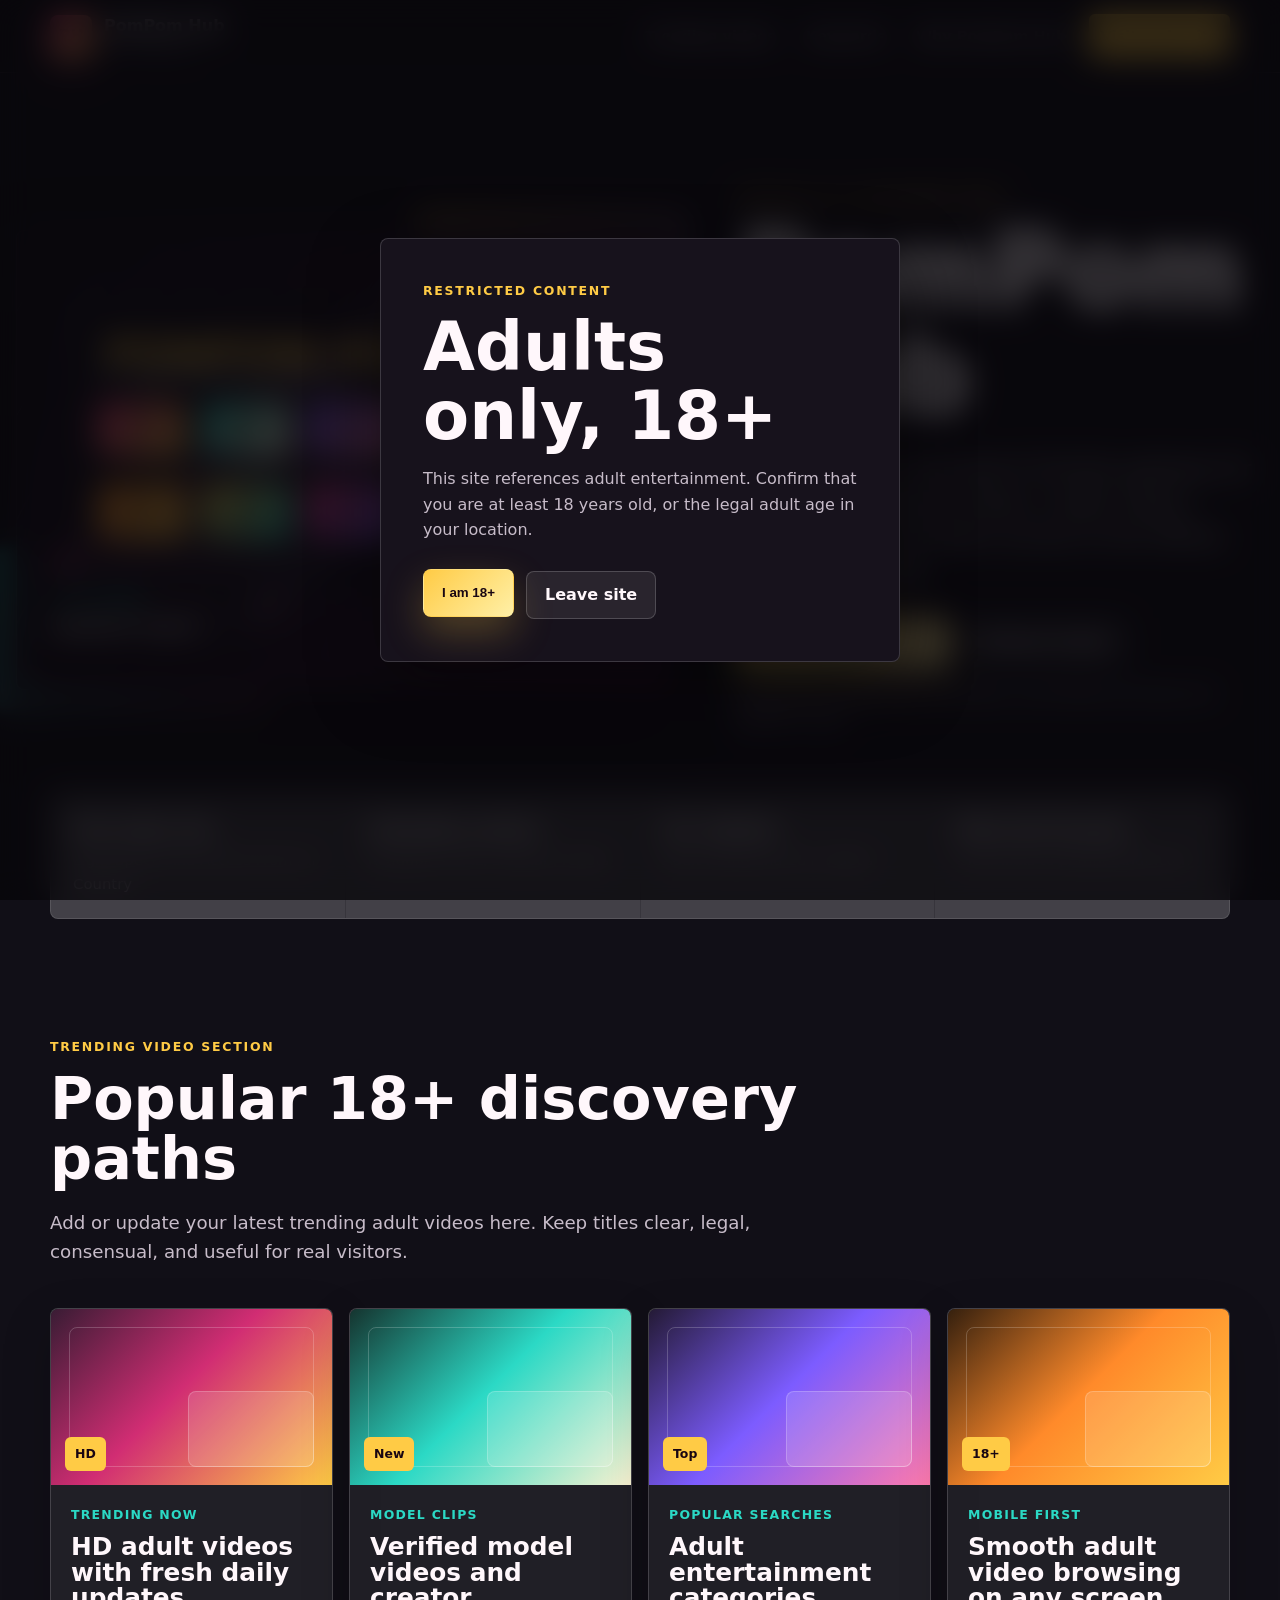
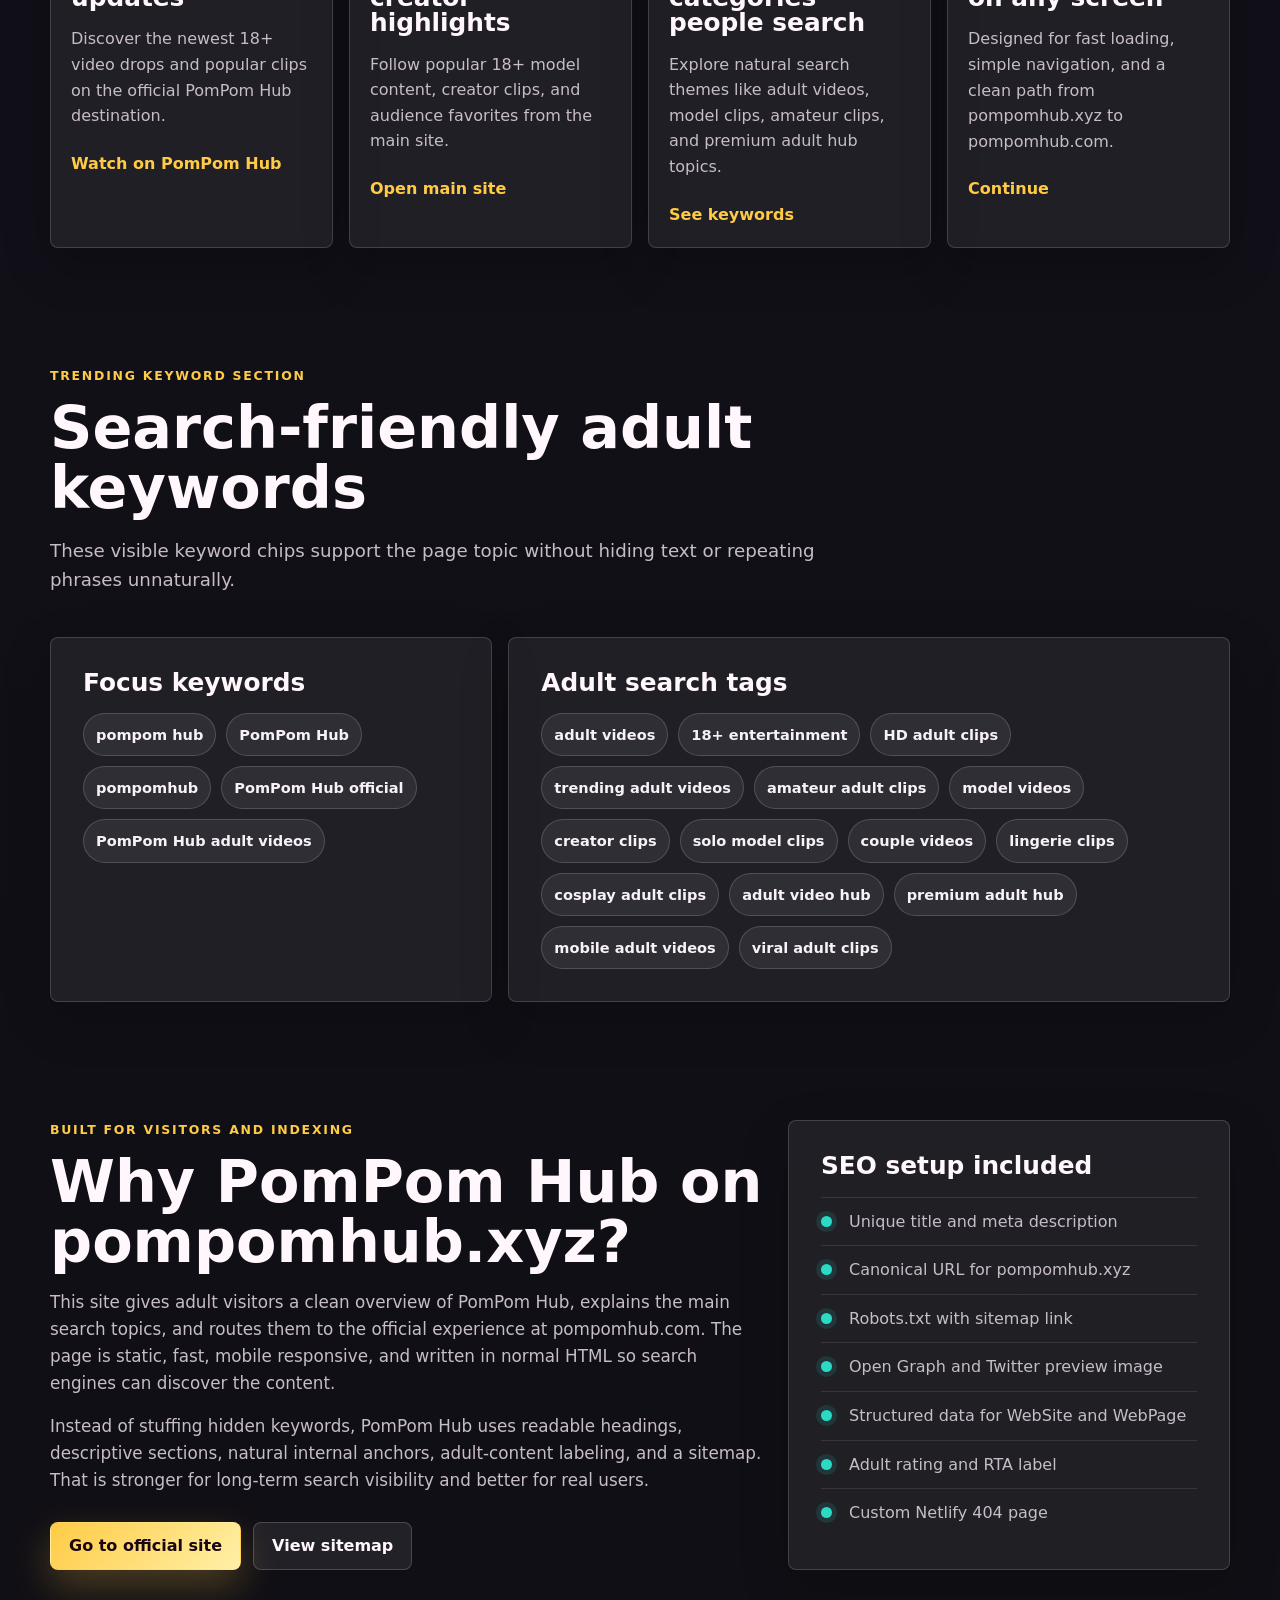
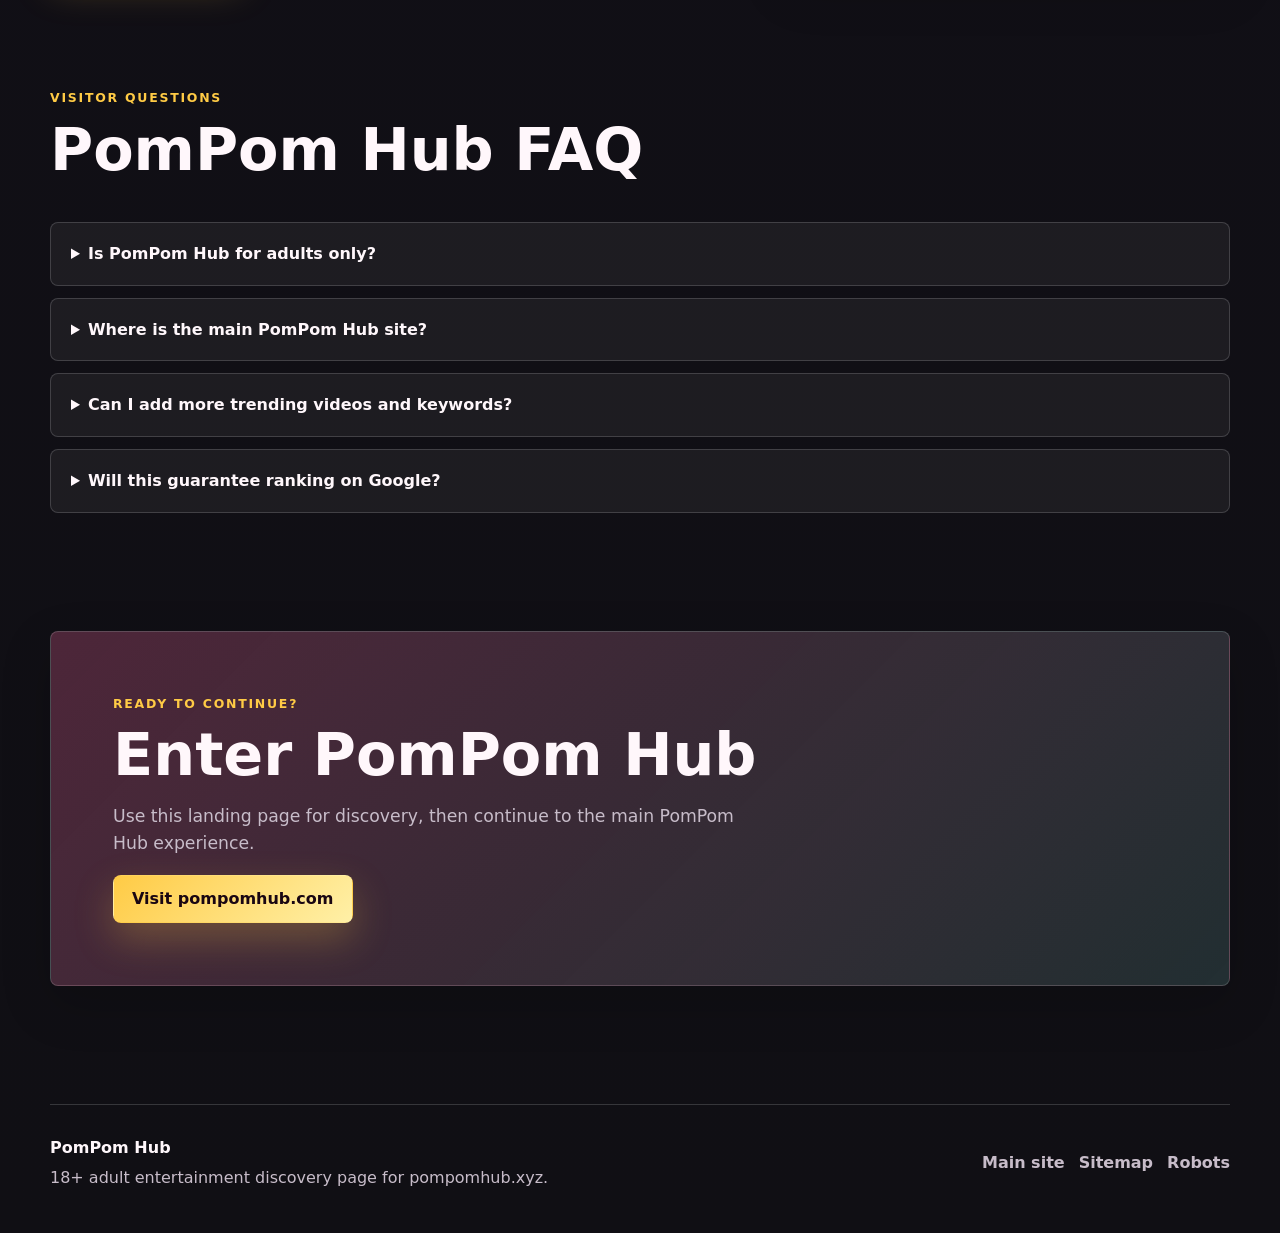
<file: index.html>
<!doctype html>
<html lang="en">
  <head>
    <meta charset="utf-8">
    <meta name="viewport" content="width=device-width, initial-scale=1">
    <title>PomPom Hub | Trending 18+ Adult Entertainment Hub</title>
    <meta name="description" content="PomPom Hub is an 18+ discovery page for trending adult videos, model clips, search tags, and direct access to the official PomPom Hub site.">
    <meta name="robots" content="index, follow, max-image-preview:large, max-snippet:-1, max-video-preview:-1">
    <meta name="rating" content="adult">
    <meta name="RATING" content="RTA-5042-1996-1400-1577-RTA">
    <meta name="theme-color" content="#110f17">
    <link rel="canonical" href="https://pompomhub.xyz/">
    <link rel="alternate" href="https://pompomhub.xyz/" hreflang="en">
    <link rel="icon" href="/assets/favicon.svg" type="image/svg+xml">
    <link rel="manifest" href="/assets/site.webmanifest">
    <link rel="preload" href="/assets/pompomhub-hero.png?v=2" as="image">
    <link rel="stylesheet" href="/assets/styles.css">

    <meta property="og:type" content="website">
    <meta property="og:site_name" content="PomPom Hub">
    <meta property="og:title" content="PomPom Hub | Trending 18+ Adult Entertainment Hub">
    <meta property="og:description" content="Explore trending 18+ search topics and visit the official PomPom Hub destination for adult entertainment.">
    <meta property="og:url" content="https://pompomhub.xyz/">
    <meta property="og:image" content="https://pompomhub.xyz/assets/og-image.png">
    <meta property="og:image:alt" content="PomPom Hub adult entertainment landing page preview">
    <meta name="twitter:card" content="summary_large_image">
    <meta name="twitter:title" content="PomPom Hub | Trending 18+ Adult Entertainment Hub">
    <meta name="twitter:description" content="A fast, mobile-ready 18+ landing page for PomPom Hub search topics and official-site access.">
    <meta name="twitter:image" content="https://pompomhub.xyz/assets/og-image.png">

    <!-- Add your Google Search Console verification meta tag here after Google gives it to you. -->
    <script type="application/ld+json">
      {
        "@context": "https://schema.org",
        "@type": "WebSite",
        "name": "PomPom Hub",
        "alternateName": "PomPomHub",
        "url": "https://pompomhub.xyz/",
        "inLanguage": "en",
        "isFamilyFriendly": false,
        "description": "PomPom Hub is an 18+ discovery page for adult entertainment topics and official PomPom Hub access.",
        "publisher": {
          "@type": "Organization",
          "name": "PomPom Hub",
          "url": "https://pompomhub.com/"
        },
        "sameAs": [
          "https://pompomhub.com/"
        ]
      }
    </script>
    <script type="application/ld+json">
      {
        "@context": "https://schema.org",
        "@type": "WebPage",
        "name": "PomPom Hub Adult Entertainment Discovery",
        "url": "https://pompomhub.xyz/",
        "isPartOf": {
          "@type": "WebSite",
          "name": "PomPom Hub",
          "url": "https://pompomhub.xyz/"
        },
        "about": [
          "PomPom Hub",
          "adult videos",
          "18+ entertainment",
          "trending adult search tags"
        ],
        "primaryImageOfPage": {
          "@type": "ImageObject",
          "url": "https://pompomhub.xyz/assets/og-image.png"
        }
      }
    </script>
  </head>
  <body>
    <a class="skip-link" href="#main">Skip to content</a>

    <header class="site-header" aria-label="Main navigation">
      <nav class="nav-shell">
        <a class="brand" href="/" aria-label="PomPom Hub home">
          <span class="brand-mark" aria-hidden="true">PH</span>
          <span>
            <strong>PomPom Hub</strong>
            <small>18+ discovery</small>
          </span>
        </a>
        <button class="nav-toggle" type="button" aria-expanded="false" aria-controls="site-menu">
          <span class="sr-only">Toggle menu</span>
          <span></span>
          <span></span>
        </button>
        <div class="site-menu" id="site-menu">
          <a href="#trending-videos">Trending videos</a>
          <a href="#keywords">Keywords</a>
          <a href="#seo">Why PomPom Hub</a>
          <a class="menu-cta" href="https://pompomhub.com/" target="_blank" rel="noopener">Visit main site</a>
        </div>
      </nav>
    </header>

    <main id="main">
      <section class="hero" aria-labelledby="hero-title">
        <div class="hero-media" aria-hidden="true">
          <img src="/assets/pompomhub-hero.png?v=2" alt="" width="1400" height="980">
          <div class="hero-card hero-card-one">
            <span>Live trends</span>
            <strong>Updated topics</strong>
          </div>
          <div class="hero-card hero-card-two">
            <span>18+ only</span>
            <strong>Adult audience</strong>
          </div>
        </div>

        <div class="hero-copy reveal">
          <p class="eyebrow">Official 18+ discovery page</p>
          <h1 id="hero-title">PomPom Hub</h1>
          <p class="hero-lede">
            A smooth, fast, and search-friendly gateway for adult entertainment trends, model videos, popular tags, and direct access to the official PomPom Hub site.
          </p>
          <div class="hero-actions">
            <a class="button button-primary" href="https://pompomhub.com/" target="_blank" rel="noopener">Enter PomPom Hub</a>
            <a class="button button-secondary" href="#trending-videos">Browse trends</a>
          </div>
          <p class="age-note">Restricted to adults 18+. All visitors must follow local laws and platform rules.</p>
        </div>
      </section>

      <section class="trust-strip" aria-label="Site highlights">
        <div class="trust-item reveal">
          <strong>Fast static site</strong>
          <span>Light Speed And Access From All Country</span>
        </div>
        <div class="trust-item reveal">
          <strong>Indexable content</strong>
          <span>Readable HTML, sitemap, robots</span>
        </div>
        <div class="trust-item reveal">
          <strong>18+ labeled</strong>
          <span>Adult rating and 18+ Videos</span>
        </div>
        <div class="trust-item reveal">
          <strong>Main-site focused</strong>
          <span>Clear links to pompomhub.com</span>
        </div>
      </section>

      <section class="section" id="trending-videos" aria-labelledby="trending-title">
        <div class="section-heading reveal">
          <p class="eyebrow">Trending video section</p>
          <h2 id="trending-title">Popular 18+ discovery paths</h2>
          <p>
            Add or update your latest trending adult videos here. Keep titles clear, legal, consensual, and useful for real visitors.
          </p>
        </div>

        <div class="video-grid">
          <!-- Add more trending video cards here. Use unique titles and natural descriptions. -->
          <article class="video-card reveal">
            <div class="poster poster-one">
              <span>HD</span>
            </div>
            <div class="video-body">
              <p class="card-kicker">Trending now</p>
              <h3>HD adult videos with fresh daily updates</h3>
              <p>Discover the newest 18+ video drops and popular clips on the official PomPom Hub destination.</p>
              <a href="https://pompomhub.com/" target="_blank" rel="noopener">Watch on PomPom Hub</a>
            </div>
          </article>

          <article class="video-card reveal">
            <div class="poster poster-two">
              <span>New</span>
            </div>
            <div class="video-body">
              <p class="card-kicker">Model clips</p>
              <h3>Verified model videos and creator highlights</h3>
              <p>Follow popular 18+ model content, creator clips, and audience favorites from the main site.</p>
              <a href="https://pompomhub.com/" target="_blank" rel="noopener">Open main site</a>
            </div>
          </article>

          <article class="video-card reveal">
            <div class="poster poster-three">
              <span>Top</span>
            </div>
            <div class="video-body">
              <p class="card-kicker">Popular searches</p>
              <h3>Adult entertainment categories people search</h3>
              <p>Explore natural search themes like adult videos, model clips, amateur clips, and premium adult hub topics.</p>
              <a href="#keywords">See keywords</a>
            </div>
          </article>

          <article class="video-card reveal">
            <div class="poster poster-four">
              <span>18+</span>
            </div>
            <div class="video-body">
              <p class="card-kicker">Mobile first</p>
              <h3>Smooth adult video browsing on any screen</h3>
              <p>Designed for fast loading, simple navigation, and a clean path from pompomhub.xyz to pompomhub.com.</p>
              <a href="https://pompomhub.com/" target="_blank" rel="noopener">Continue</a>
            </div>
          </article>
        </div>
      </section>

      <section class="section keyword-section" id="keywords" aria-labelledby="keyword-title">
        <div class="section-heading reveal">
          <p class="eyebrow">Trending keyword section</p>
          <h2 id="keyword-title">Search-friendly adult keywords</h2>
          <p>
            These visible keyword chips support the page topic without hiding text or repeating phrases unnaturally.
          </p>
        </div>

        <div class="keyword-layout">
          <div class="keyword-panel reveal">
            <h3>Focus keywords</h3>
            <div class="chip-cloud" aria-label="Focus keywords">
              <a href="https://pompomhub.com/" target="_blank" rel="noopener">pompom hub</a>
              <a href="https://pompomhub.com/" target="_blank" rel="noopener">PomPom Hub</a>
              <a href="https://pompomhub.com/" target="_blank" rel="noopener">pompomhub</a>
              <a href="https://pompomhub.com/" target="_blank" rel="noopener">PomPom Hub official</a>
              <a href="https://pompomhub.com/" target="_blank" rel="noopener">PomPom Hub adult videos</a>
            </div>
          </div>

          <div class="keyword-panel reveal">
            <h3>Adult search tags</h3>
            <div class="chip-cloud" aria-label="Adult search tags">
              <!-- Add or remove adult keyword chips here as your real content changes. -->
              <a href="https://pompomhub.com/" target="_blank" rel="noopener">adult videos</a>
              <a href="https://pompomhub.com/" target="_blank" rel="noopener">18+ entertainment</a>
              <a href="https://pompomhub.com/" target="_blank" rel="noopener">HD adult clips</a>
              <a href="https://pompomhub.com/" target="_blank" rel="noopener">trending adult videos</a>
              <a href="https://pompomhub.com/" target="_blank" rel="noopener">amateur adult clips</a>
              <a href="https://pompomhub.com/" target="_blank" rel="noopener">model videos</a>
              <a href="https://pompomhub.com/" target="_blank" rel="noopener">creator clips</a>
              <a href="https://pompomhub.com/" target="_blank" rel="noopener">solo model clips</a>
              <a href="https://pompomhub.com/" target="_blank" rel="noopener">couple videos</a>
              <a href="https://pompomhub.com/" target="_blank" rel="noopener">lingerie clips</a>
              <a href="https://pompomhub.com/" target="_blank" rel="noopener">cosplay adult clips</a>
              <a href="https://pompomhub.com/" target="_blank" rel="noopener">adult video hub</a>
              <a href="https://pompomhub.com/" target="_blank" rel="noopener">premium adult hub</a>
              <a href="https://pompomhub.com/" target="_blank" rel="noopener">mobile adult videos</a>
              <a href="https://pompomhub.com/" target="_blank" rel="noopener">viral adult clips</a>
            </div>
          </div>
        </div>
      </section>

      <section class="section seo-section" id="seo" aria-labelledby="seo-title">
        <div class="seo-copy reveal">
          <p class="eyebrow">Built for visitors and indexing</p>
          <h2 id="seo-title">Why PomPom Hub on pompomhub.xyz?</h2>
          <p>
            This site gives adult visitors a clean overview of PomPom Hub, explains the main search topics, and routes them to the official experience at pompomhub.com. The page is static, fast, mobile responsive, and written in normal HTML so search engines can discover the content.
          </p>
          <p>
            Instead of stuffing hidden keywords, PomPom Hub uses readable headings, descriptive sections, natural internal anchors, adult-content labeling, and a sitemap. That is stronger for long-term search visibility and better for real users.
          </p>
          <div class="seo-actions">
            <a class="button button-primary" href="https://pompomhub.com/" target="_blank" rel="noopener">Go to official site</a>
            <a class="button button-secondary" href="/sitemap.xml">View sitemap</a>
          </div>
        </div>
        <div class="seo-checklist reveal" aria-label="SEO checklist">
          <h3>SEO setup included</h3>
          <ul>
            <li>Unique title and meta description</li>
            <li>Canonical URL for pompomhub.xyz</li>
            <li>Robots.txt with sitemap link</li>
            <li>Open Graph and Twitter preview image</li>
            <li>Structured data for WebSite and WebPage</li>
            <li>Adult rating and RTA label</li>
            <li>Custom Netlify 404 page</li>
          </ul>
        </div>
      </section>

      <section class="section faq-section" aria-labelledby="faq-title">
        <div class="section-heading reveal">
          <p class="eyebrow">Visitor questions</p>
          <h2 id="faq-title">PomPom Hub FAQ</h2>
        </div>
        <div class="faq-list reveal">
          <details>
            <summary>Is PomPom Hub for adults only?</summary>
            <p>Yes. PomPom Hub is intended only for adults who are at least 18 years old, or the legal age required in their location.</p>
          </details>
          <details>
            <summary>Where is the main PomPom Hub site?</summary>
            <p>The official main destination is <a href="https://pompomhub.com/" target="_blank" rel="noopener">https://pompomhub.com</a>.</p>
          </details>
          <details>
            <summary>Can I add more trending videos and keywords?</summary>
            <p>Yes. Edit the cards in the trending video section and the keyword chips in the keyword section. Keep the copy accurate, legal, and useful.</p>
          </details>
          <details>
            <summary>Will this guarantee ranking on Google?</summary>
            <p>No website can guarantee ranking, but this static site is structured to be crawlable, fast, and easier to submit through Google Search Console.</p>
          </details>
        </div>
      </section>

      <section class="final-cta" aria-labelledby="final-title">
        <div class="final-inner reveal">
          <p class="eyebrow">Ready to continue?</p>
          <h2 id="final-title">Enter PomPom Hub</h2>
          <p>Use this landing page for discovery, then continue to the main PomPom Hub experience.</p>
          <a class="button button-primary" href="https://pompomhub.com/" target="_blank" rel="noopener">Visit pompomhub.com</a>
        </div>
      </section>
    </main>

    <footer class="site-footer">
      <div>
        <strong>PomPom Hub</strong>
        <p>18+ adult entertainment discovery page for pompomhub.xyz.</p>
      </div>
      <nav aria-label="Footer links">
        <a href="https://pompomhub.com/" target="_blank" rel="noopener">Main site</a>
        <a href="/sitemap.xml">Sitemap</a>
        <a href="/robots.txt">Robots</a>
      </nav>
    </footer>

    <div class="age-gate" id="age-gate" role="dialog" aria-modal="true" aria-labelledby="age-gate-title" hidden>
      <div class="age-gate-panel">
        <p class="eyebrow">Restricted content</p>
        <h2 id="age-gate-title">Adults only, 18+</h2>
        <p>This site references adult entertainment. Confirm that you are at least 18 years old, or the legal adult age in your location.</p>
        <div class="age-gate-actions">
          <button class="button button-primary" type="button" id="age-confirm">I am 18+</button>
          <a class="button button-secondary" href="https://www.google.com/">Leave site</a>
        </div>
      </div>
    </div>

    <script src="/assets/app.js" defer></script>
  </body>
</html>
</file>
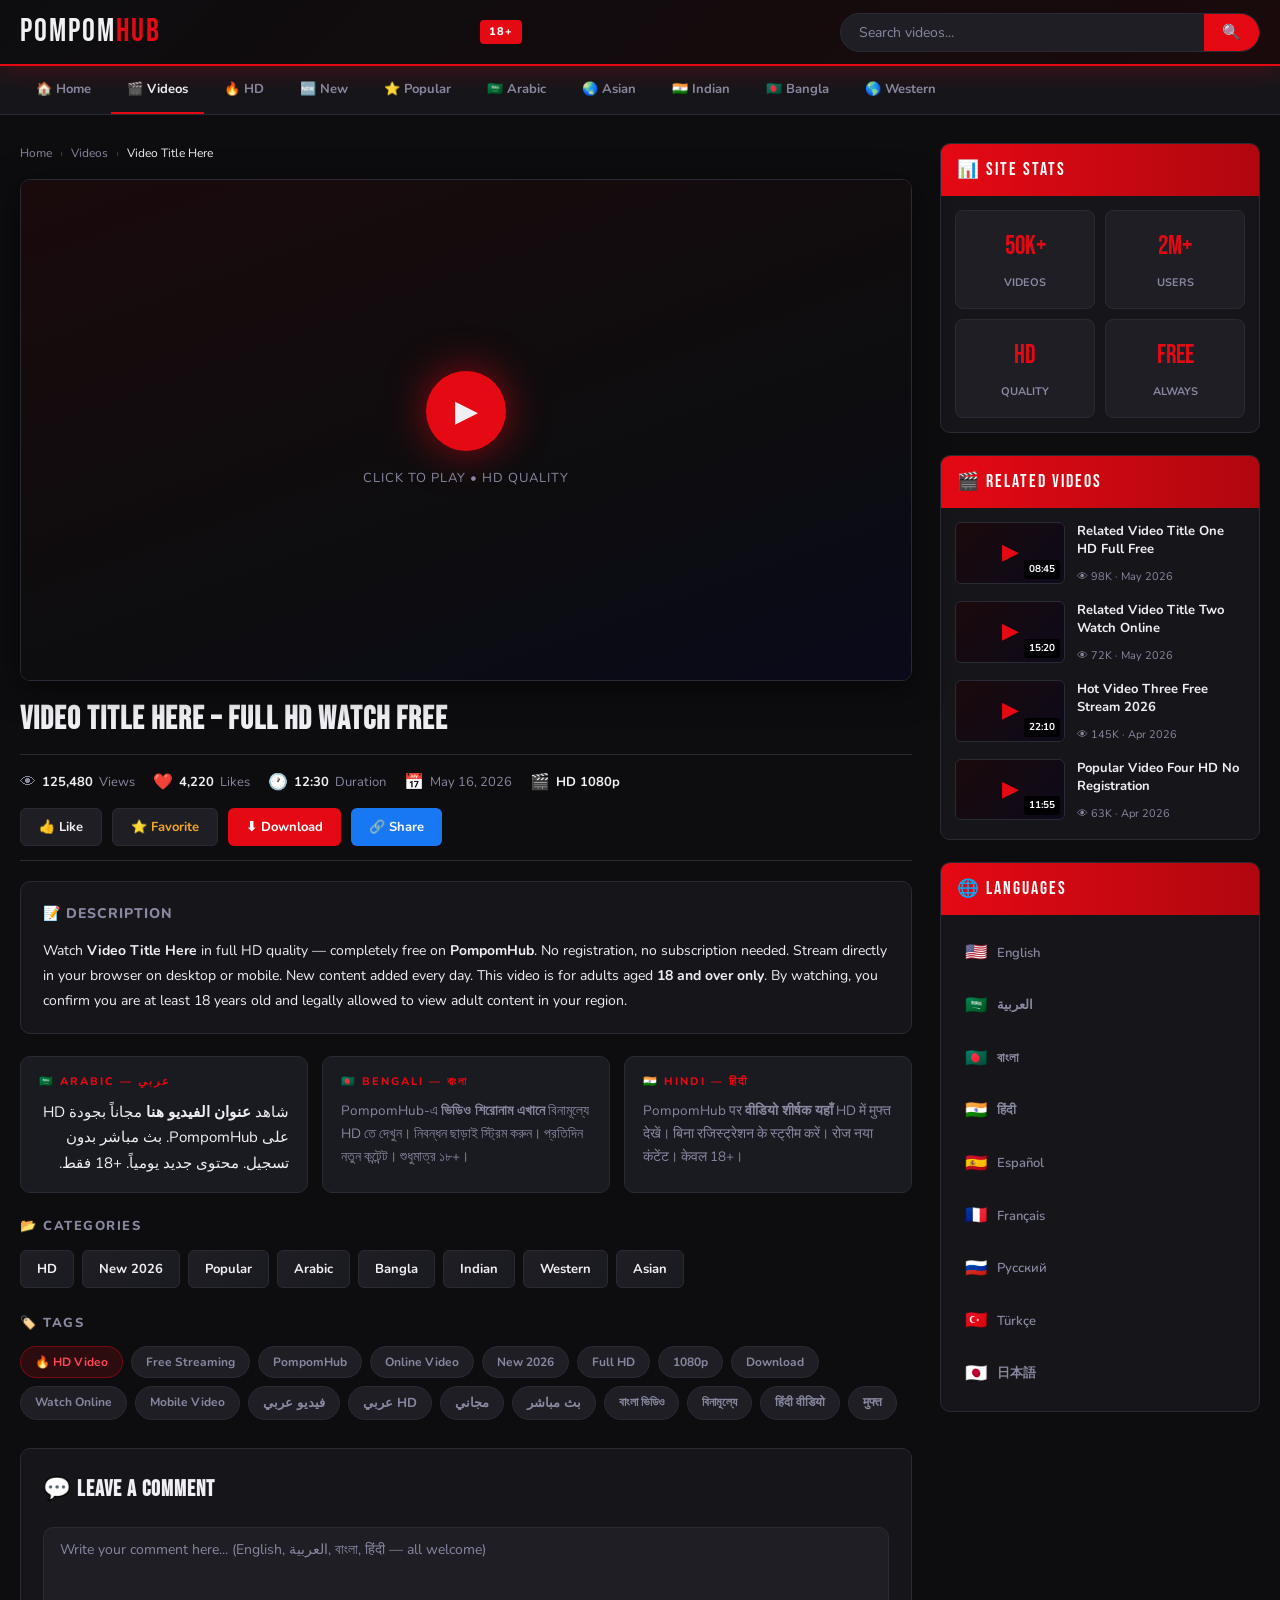
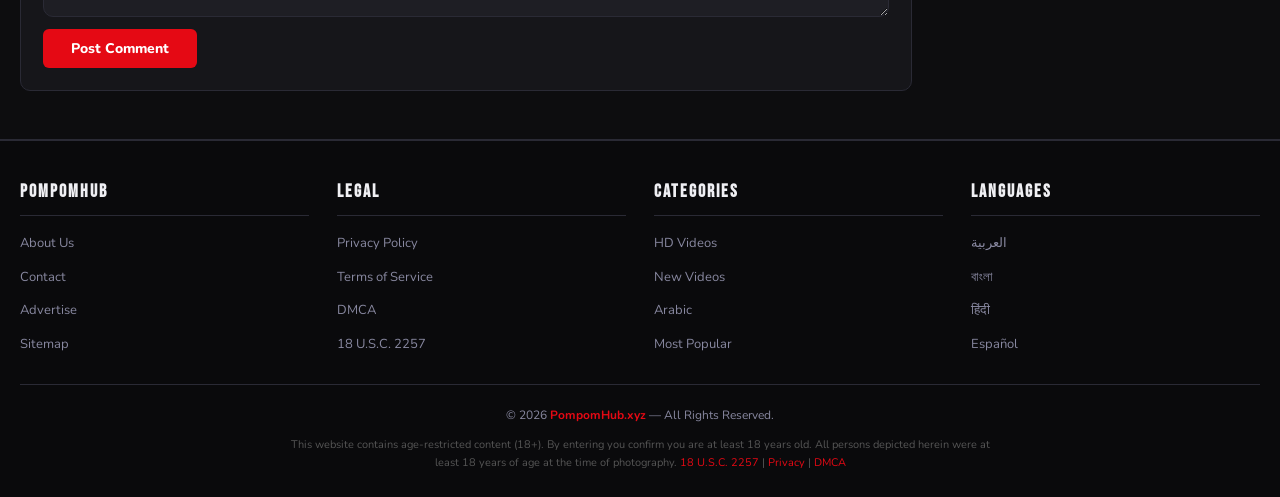
<file: pompom-hub.html>
<!DOCTYPE html>
<html lang="en" dir="ltr" prefix="og: https://ogp.me/ns#">

<head>
  <!-- ═══════════════════════════════════════════════
       CHARSET & VIEWPORT
  ═══════════════════════════════════════════════ -->
  <meta charset="UTF-8" />
  <meta http-equiv="X-UA-Compatible" content="IE=edge" />
  <meta name="viewport" content="width=device-width, initial-scale=1.0" />

  <!-- ═══════════════════════════════════════════════
       ADULT CONTENT RATING TAGS
  ═══════════════════════════════════════════════ -->
  <meta name="rating" content="RTA-5042-1996-1400-1577-RTA" />
  <meta name="ICRA" content="(SS~~~ a1 b1 d1 e1 f1 g1 h1 i1 j1 k1 l1 m1 n1 o1 p1)" />
  <meta name="SafeSurf" content="SS~~000900" />
  <meta name="DC.rating" content="adult" />
  <meta name="content-type" content="adult" />
  <meta name="age" content="18+" />
  <meta name="minimum-age" content="18" />
  <meta http-equiv="PICS-Label" content='(PICS-1.1 "http://www.rsac.org/ratingsv01.html" l gen true comment "RSACi North America Server" for "https://pompomhub.xyz" on "2026-05-16T00:00-0500" r (n 4 s 4 v 4 l 4))' />

  <!-- ═══════════════════════════════════════════════
       PRIMARY SEO META TAGS
  ═══════════════════════════════════════════════ -->
  <title>PompomHub – Free HD Videos | Watch Online 2026</title>
  <meta name="description" content="PompomHub is your #1 destination for free HD videos. Watch thousands of videos online in HD quality. New content updated daily. 18+ only." />
  <meta name="keywords" content="pompomhub, pompomhub.xyz, free hd videos, watch online videos, hd video site, adult videos, free streaming, pompom hub, video hub, new videos 2026, بومبوم هاب, ফ্রি ভিডিও, मुफ्त वीडियो" />
  <meta name="author" content="PompomHub" />
  <meta name="publisher" content="PompomHub.xyz" />
  <meta name="copyright" content="© 2026 PompomHub.xyz" />
  <meta name="robots" content="index, follow, max-snippet:-1, max-image-preview:large, max-video-preview:-1" />
  <meta name="googlebot" content="index, follow" />
  <meta name="bingbot" content="index, follow" />
  <link rel="canonical" href="https://pompomhub.xyz/video/post-slug-here/" />
  <meta name="revisit-after" content="1 days" />
  <meta name="referrer" content="no-referrer-when-downgrade" />
  <meta name="theme-color" content="#e50914" />
  <meta name="msapplication-TileColor" content="#e50914" />

  <!-- ═══════════════════════════════════════════════
       GEO & LANGUAGE
  ═══════════════════════════════════════════════ -->
  <meta name="language" content="English" />
  <meta name="geo.region" content="US" />
  <meta name="geo.placename" content="United States" />

  <!-- ═══════════════════════════════════════════════
       HREFLANG — 14 LANGUAGES
  ═══════════════════════════════════════════════ -->
  <link rel="alternate" hreflang="en"       href="https://pompomhub.com/asian/hot-girl-fucking-with-classmate-on-a-friends-house/" />
  <link rel="alternate" hreflang="ar"       href="https://pompomhub.xyz/ar/video/post-slug-here/" />
  <link rel="alternate" hreflang="bn"       href="https://pompomhub.xyz/bn/video/post-slug-here/" />
  <link rel="alternate" hreflang="hi"       href="https://pompomhub.xyz/hi/video/post-slug-here/" />
  <link rel="alternate" hreflang="es"       href="https://pompomhub.xyz/es/video/post-slug-here/" />
  <link rel="alternate" hreflang="fr"       href="https://pompomhub.xyz/fr/video/post-slug-here/" />
  <link rel="alternate" hreflang="de"       href="https://pompomhub.xyz/de/video/post-slug-here/" />
  <link rel="alternate" hreflang="ja"       href="https://pompomhub.xyz/ja/video/post-slug-here/" />
  <link rel="alternate" hreflang="ko"       href="https://pompomhub.xyz/ko/video/post-slug-here/" />
  <link rel="alternate" hreflang="zh"       href="https://pompomhub.xyz/zh/video/post-slug-here/" />
  <link rel="alternate" hreflang="ru"       href="https://pompomhub.xyz/ru/video/post-slug-here/" />
  <link rel="alternate" hreflang="pt"       href="https://pompomhub.xyz/pt/video/post-slug-here/" />
  <link rel="alternate" hreflang="tr"       href="https://pompomhub.xyz/tr/video/post-slug-here/" />
  <link rel="alternate" hreflang="fa"       href="https://pompomhub.xyz/fa/video/post-slug-here/" />
  <link rel="alternate" hreflang="x-default" href="https://pompomhub.xyz/video/post-slug-here/" />

  <!-- ═══════════════════════════════════════════════
       OPEN GRAPH
  ═══════════════════════════════════════════════ -->
  <meta property="og:type"                content="video.other" />
  <meta property="og:site_name"           content="PompomHub" />
  <meta property="og:title"              content="Video Title Here – PompomHub HD" />
  <meta property="og:description"        content="Watch Video Title Here in full HD on PompomHub. Free streaming, no registration required. 18+ only." />
  <meta property="og:url"                content="https://pompomhub.xyz/video/post-slug-here/" />
  <meta property="og:image"              content="https://pompomhub.xyz/wp-content/uploads/thumbs/post-thumb.jpg" />
  <meta property="og:image:width"        content="1280" />
  <meta property="og:image:height"       content="720" />
  <meta property="og:image:type"         content="image/jpeg" />
  <meta property="og:image:alt"          content="Video Title Here – PompomHub" />
  <meta property="og:locale"             content="en_US" />
  <meta property="og:locale:alternate"   content="ar_SA" />
  <meta property="og:locale:alternate"   content="bn_BD" />
  <meta property="og:locale:alternate"   content="hi_IN" />
  <meta property="og:locale:alternate"   content="es_ES" />
  <meta property="og:locale:alternate"   content="fr_FR" />
  <meta property="og:locale:alternate"   content="ru_RU" />
  <meta property="og:locale:alternate"   content="tr_TR" />
  <meta property="og:locale:alternate"   content="zh_CN" />
  <meta property="og:locale:alternate"   content="ja_JP" />
  <meta property="og:locale:alternate"   content="ko_KR" />
  <meta property="og:locale:alternate"   content="pt_BR" />
  <meta property="og:video"              content="https://pompomhub.xyz/wp-content/uploads/videos/your-video.mp4" />
  <meta property="og:video:type"         content="video/mp4" />
  <meta property="og:video:width"        content="1280" />
  <meta property="og:video:height"       content="720" />
  <meta property="og:updated_time"       content="2026-05-16T12:00:00+00:00" />

  <!-- ═══════════════════════════════════════════════
       TWITTER / X CARD
  ═══════════════════════════════════════════════ -->
  <meta name="twitter:card"         content="player" />
  <meta name="twitter:site"         content="@pompomhub" />
  <meta name="twitter:creator"      content="@pompomhub" />
  <meta name="twitter:title"        content="Video Title Here – Watch on PompomHub" />
  <meta name="twitter:description"  content="Watch Video Title Here in full HD free on PompomHub. Updated daily. 18+ only." />
  <meta name="twitter:image"        content="https://pompomhub.xyz/wp-content/uploads/thumbs/post-thumb.jpg" />
  <meta name="twitter:image:alt"    content="Video Title Here Thumbnail" />
  <meta name="twitter:player"       content="https://pompomhub.xyz/embed/post-slug-here/" />
  <meta name="twitter:player:width" content="1280" />
  <meta name="twitter:player:height" content="720" />

  <!-- ═══════════════════════════════════════════════
       DUBLIN CORE
  ═══════════════════════════════════════════════ -->
  <meta name="DC.title"       content="Video Title Here – PompomHub" />
  <meta name="DC.creator"     content="PompomHub" />
  <meta name="DC.subject"     content="HD Video, Free Streaming, Online Video" />
  <meta name="DC.description" content="Watch Video Title Here in full HD free on PompomHub." />
  <meta name="DC.publisher"   content="PompomHub.xyz" />
  <meta name="DC.date"        content="2026-05-16" />
  <meta name="DC.type"        content="MovingImage" />
  <meta name="DC.format"      content="video/mp4" />
  <meta name="DC.identifier"  content="https://pompomhub.xyz/video/post-slug-here/" />
  <meta name="DC.language"    content="en" />
  <meta name="DC.rights"      content="© 2026 PompomHub.xyz. All rights reserved." />

  <!-- ═══════════════════════════════════════════════
       ARTICLE / DATE TAGS
  ═══════════════════════════════════════════════ -->
  <meta name="article:published_time"     content="2026-05-16T10:00:00+00:00" />
  <meta name="article:modified_time"      content="2026-05-16T12:00:00+00:00" />
  <meta property="article:published_time" content="2026-05-16T10:00:00+00:00" />
  <meta property="article:modified_time"  content="2026-05-16T12:00:00+00:00" />
  <meta property="article:author"         content="https://pompomhub.xyz/about/" />
  <meta property="article:section"        content="Videos" />
  <meta property="article:tag"            content="HD Video" />
  <meta property="article:tag"            content="Free Streaming" />
  <meta property="article:tag"            content="PompomHub" />

  <!-- ═══════════════════════════════════════════════
       ARABIC META TAGS (عربي)
  ═══════════════════════════════════════════════ -->
  <meta name="description:ar" content="شاهد أفضل مقاطع الفيديو مجاناً على PompomHub بجودة HD عالية. محتوى جديد يومياً. +18 فقط." />
  <meta name="keywords:ar" content="بومبوم هاب, فيديو مجاني, مشاهدة اون لاين, فيديو اتش دي, موقع فيديو, افضل مواقع الفيديو, بث مباشر" />
  <meta name="og:title:ar" content="بومبوم هاب – شاهد مجاناً بجودة HD" />

  <!-- ═══════════════════════════════════════════════
       BENGALI & HINDI META TAGS
  ═══════════════════════════════════════════════ -->
  <meta name="description:bn" content="PompomHub-এ HD মানের ভিডিও বিনামূল্যে দেখুন। প্রতিদিন নতুন কনটেন্ট। শুধুমাত্র ১৮+।" />
  <meta name="keywords:bn"    content="পম্পমহাব, বিনামূল্যে ভিডিও, অনলাইনে দেখুন, এইচডি ভিডিও" />
  <meta name="description:hi" content="PompomHub पर HD क्वालिटी में फ्री वीडियो देखें। हर रोज नया कंटेंट। केवल 18+ के लिए।" />
  <meta name="keywords:hi"    content="पम्पमहब, फ्री वीडियो, ऑनलाइन देखें, एचडी वीडियो" />

  <!-- ═══════════════════════════════════════════════
       SCHEMA JSON-LD
  ═══════════════════════════════════════════════ -->
  <script type="application/ld+json">
  {
    "@context": "https://schema.org",
    "@type": "VideoObject",
    "name": "Video Title Here",
    "description": "Watch Video Title Here in full HD on PompomHub. Free streaming. 18+ only.",
    "thumbnailUrl": "https://pompomhub.xyz/wp-content/uploads/thumbs/post-thumb.jpg",
    "uploadDate": "2026-05-16T10:00:00+00:00",
    "duration": "PT12M30S",
    "contentUrl": "https://pompomhub.xyz/wp-content/uploads/videos/your-video.mp4",
    "embedUrl": "https://pompomhub.xyz/embed/post-slug-here/",
    "url": "https://pompomhub.xyz/video/post-slug-here/",
    "publisher": {
      "@type": "Organization",
      "name": "PompomHub",
      "logo": { "@type": "ImageObject", "url": "https://pompomhub.xyz/wp-content/uploads/logo.png" }
    },
    "isFamilyFriendly": false,
    "inLanguage": ["en","ar","bn","hi","es","fr","ru","tr","ja","ko","zh"],
    "interactionStatistic": {
      "@type": "InteractionCounter",
      "interactionType": "https://schema.org/WatchAction",
      "userInteractionCount": "50000"
    }
  }
  </script>
  <script type="application/ld+json">
  {
    "@context": "https://schema.org",
    "@type": "WebPage",
    "name": "Video Title Here – PompomHub",
    "url": "https://pompomhub.xyz/video/post-slug-here/",
    "datePublished": "2026-05-16T10:00:00+00:00",
    "dateModified": "2026-05-16T12:00:00+00:00",
    "isPartOf": { "@type": "WebSite", "name": "PompomHub", "url": "https://pompomhub.xyz/" },
    "breadcrumb": {
      "@type": "BreadcrumbList",
      "itemListElement": [
        { "@type": "ListItem", "position": 1, "name": "Home",   "item": "https://pompomhub.xyz/" },
        { "@type": "ListItem", "position": 2, "name": "Videos", "item": "https://pompomhub.xyz/videos/" },
        { "@type": "ListItem", "position": 3, "name": "Video Title Here", "item": "https://pompomhub.xyz/video/post-slug-here/" }
      ]
    }
  }
  </script>
  <script type="application/ld+json">
  {
    "@context": "https://schema.org",
    "@type": "WebSite",
    "name": "PompomHub",
    "url": "https://pompomhub.xyz/",
    "potentialAction": {
      "@type": "SearchAction",
      "target": { "@type": "EntryPoint", "urlTemplate": "https://pompomhub.xyz/?s={search_term_string}" },
      "query-input": "required name=search_term_string"
    }
  }
  </script>

  <!-- ═══════════════════════════════════════════════
       PERFORMANCE, FAVICONS, VERIFICATION
  ═══════════════════════════════════════════════ -->
  <link rel="preconnect" href="https://fonts.googleapis.com" />
  <link rel="preconnect" href="https://fonts.gstatic.com" crossorigin />
  <link rel="dns-prefetch" href="//pompomhub.xyz" />
  <link href="https://fonts.googleapis.com/css2?family=Bebas+Neue&family=Nunito:wght@400;600;700;800&display=swap" rel="stylesheet" />
  <link rel="icon" href="https://pompomhub.xyz/favicon.ico" type="image/x-icon" />
  <link rel="apple-touch-icon" href="https://pompomhub.xyz/apple-touch-icon.png" sizes="180x180" />
  <link rel="manifest" href="https://pompomhub.xyz/site.webmanifest" />
  <link rel="alternate" type="application/rss+xml" title="PompomHub RSS" href="https://pompomhub.xyz/feed/" />
  <meta name="google-site-verification" content="YOUR_GOOGLE_CODE_HERE" />
  <meta name="msvalidate.01" content="YOUR_BING_CODE_HERE" />
  <meta name="yandex-verification" content="YOUR_YANDEX_CODE_HERE" />
  <meta http-equiv="content-language" content="en, ar, bn, hi, es, fr, ru, tr, ja, ko, zh, pt, de, fa" />
  <meta name="HandheldFriendly" content="True" />
  <meta name="MobileOptimized" content="320" />
  <meta name="apple-mobile-web-app-capable" content="yes" />
  <meta name="format-detection" content="telephone=no" />
  <meta name="classification" content="Adult Entertainment" />

  <!-- ═══════════════════════════════════════════════
       EMBEDDED CSS STYLES
  ═══════════════════════════════════════════════ -->
  <style>
    /* ── RESET & VARIABLES ─────────────────────────── */
    *, *::before, *::after { box-sizing: border-box; margin: 0; padding: 0; }

    :root {
      --red:       #e50914;
      --red-dark:  #b0070f;
      --bg:        #0d0d0f;
      --bg2:       #16161a;
      --bg3:       #1e1e24;
      --card:      #1a1a21;
      --border:    #2a2a35;
      --text:      #f0f0f4;
      --muted:     #8888a0;
      --accent:    #ff4757;
      --gold:      #f5a623;
      --radius:    10px;
      --shadow:    0 8px 32px rgba(0,0,0,0.55);
    }

    html { scroll-behavior: smooth; }

    body {
      background: var(--bg);
      color: var(--text);
      font-family: 'Nunito', sans-serif;
      font-size: 15px;
      line-height: 1.7;
      min-height: 100vh;
    }

    a { color: inherit; text-decoration: none; }
    img { max-width: 100%; display: block; }

    /* ── HEADER ─────────────────────────────────────── */
    .site-header {
      background: linear-gradient(135deg, #0d0d0f 0%, #1a0a0c 100%);
      border-bottom: 2px solid var(--red);
      position: sticky;
      top: 0;
      z-index: 999;
      box-shadow: 0 4px 24px rgba(229,9,20,0.25);
    }
    .header-inner {
      max-width: 1300px;
      margin: auto;
      padding: 0 20px;
      display: flex;
      align-items: center;
      justify-content: space-between;
      gap: 16px;
      height: 64px;
    }
    .logo {
      font-family: 'Bebas Neue', sans-serif;
      font-size: 2rem;
      letter-spacing: 2px;
      color: var(--text);
    }
    .logo span { color: var(--red); }

    .age-badge {
      background: var(--red);
      color: #fff;
      font-size: 11px;
      font-weight: 800;
      padding: 3px 9px;
      border-radius: 4px;
      letter-spacing: 1px;
      align-self: center;
    }

    .search-bar {
      flex: 1;
      max-width: 420px;
      display: flex;
      background: var(--bg3);
      border: 1px solid var(--border);
      border-radius: 30px;
      overflow: hidden;
    }
    .search-bar input {
      flex: 1;
      background: transparent;
      border: none;
      outline: none;
      color: var(--text);
      padding: 9px 18px;
      font-family: 'Nunito', sans-serif;
      font-size: 14px;
    }
    .search-bar input::placeholder { color: var(--muted); }
    .search-bar button {
      background: var(--red);
      border: none;
      color: #fff;
      padding: 0 18px;
      cursor: pointer;
      font-size: 15px;
      transition: background .2s;
    }
    .search-bar button:hover { background: var(--red-dark); }

    /* ── NAV ─────────────────────────────────────────── */
    .site-nav {
      background: var(--bg2);
      border-bottom: 1px solid var(--border);
    }
    .nav-inner {
      max-width: 1300px;
      margin: auto;
      padding: 0 20px;
      display: flex;
      gap: 4px;
      overflow-x: auto;
    }
    .nav-inner::-webkit-scrollbar { display: none; }
    .nav-inner a {
      white-space: nowrap;
      padding: 12px 16px;
      font-size: 13px;
      font-weight: 700;
      color: var(--muted);
      border-bottom: 2px solid transparent;
      transition: color .2s, border-color .2s;
    }
    .nav-inner a:hover, .nav-inner a.active {
      color: var(--text);
      border-bottom-color: var(--red);
    }

    /* ── PAGE WRAPPER ───────────────────────────────── */
    .page-wrap {
      max-width: 1300px;
      margin: 28px auto;
      padding: 0 20px;
      display: grid;
      grid-template-columns: 1fr 320px;
      gap: 28px;
    }

    /* ── BREADCRUMB ─────────────────────────────────── */
    .breadcrumb {
      display: flex;
      align-items: center;
      gap: 8px;
      font-size: 12px;
      color: var(--muted);
      margin-bottom: 16px;
      flex-wrap: wrap;
    }
    .breadcrumb a { color: var(--muted); transition: color .2s; }
    .breadcrumb a:hover { color: var(--red); }
    .breadcrumb .sep { color: #444; }
    .breadcrumb .current { color: var(--text); }

    /* ── VIDEO PLAYER BOX ───────────────────────────── */
    .video-wrap {
      background: #000;
      border-radius: var(--radius);
      overflow: hidden;
      position: relative;
      aspect-ratio: 16/9;
      box-shadow: var(--shadow);
      border: 1px solid var(--border);
    }
    .video-placeholder {
      width: 100%;
      height: 100%;
      display: flex;
      flex-direction: column;
      align-items: center;
      justify-content: center;
      background: linear-gradient(160deg, #1a0a0c 0%, #0d0d0f 60%, #0a0a1a 100%);
      cursor: pointer;
      gap: 16px;
    }
    .play-btn {
      width: 80px;
      height: 80px;
      background: var(--red);
      border-radius: 50%;
      display: flex;
      align-items: center;
      justify-content: center;
      font-size: 30px;
      box-shadow: 0 0 40px rgba(229,9,20,0.6);
      transition: transform .2s, box-shadow .2s;
      animation: pulse 2s infinite;
    }
    .play-btn:hover { transform: scale(1.1); box-shadow: 0 0 60px rgba(229,9,20,0.8); }
    @keyframes pulse {
      0%, 100% { box-shadow: 0 0 30px rgba(229,9,20,0.5); }
      50% { box-shadow: 0 0 60px rgba(229,9,20,0.9); }
    }
    .video-placeholder p {
      color: var(--muted);
      font-size: 13px;
      letter-spacing: 1px;
      text-transform: uppercase;
    }

    /* ── VIDEO INFO ─────────────────────────────────── */
    .video-info { margin-top: 20px; }

    .video-title {
      font-family: 'Bebas Neue', sans-serif;
      font-size: 2rem;
      letter-spacing: 1px;
      line-height: 1.2;
      color: var(--text);
      margin-bottom: 14px;
    }

    .video-meta-bar {
      display: flex;
      align-items: center;
      justify-content: space-between;
      flex-wrap: wrap;
      gap: 12px;
      padding: 14px 0;
      border-top: 1px solid var(--border);
      border-bottom: 1px solid var(--border);
      margin-bottom: 20px;
    }
    .meta-stats { display: flex; gap: 18px; flex-wrap: wrap; }
    .stat {
      display: flex;
      align-items: center;
      gap: 6px;
      font-size: 13px;
      color: var(--muted);
    }
    .stat .icon { font-size: 16px; }
    .stat strong { color: var(--text); }

    .action-btns { display: flex; gap: 10px; flex-wrap: wrap; }
    .btn {
      display: inline-flex;
      align-items: center;
      gap: 7px;
      padding: 8px 18px;
      border-radius: 6px;
      font-size: 13px;
      font-weight: 700;
      cursor: pointer;
      border: none;
      transition: all .2s;
      font-family: 'Nunito', sans-serif;
    }
    .btn-like   { background: var(--bg3); color: var(--text); border: 1px solid var(--border); }
    .btn-like:hover { background: #2a2a3a; border-color: #44445a; }
    .btn-fav    { background: var(--bg3); color: var(--gold); border: 1px solid var(--border); }
    .btn-fav:hover { background: #2a2a1a; }
    .btn-dl     { background: var(--red); color: #fff; }
    .btn-dl:hover { background: var(--red-dark); transform: translateY(-1px); }
    .btn-share  { background: #1877f2; color: #fff; }
    .btn-share:hover { background: #1465d8; }

    /* ── DESCRIPTION BOX ────────────────────────────── */
    .description-box {
      background: var(--bg2);
      border: 1px solid var(--border);
      border-radius: var(--radius);
      padding: 20px 22px;
      margin-bottom: 22px;
    }
    .description-box h2 {
      font-size: 14px;
      font-weight: 800;
      letter-spacing: 1px;
      text-transform: uppercase;
      color: var(--muted);
      margin-bottom: 12px;
    }
    .description-box p { color: var(--text); font-size: 14px; line-height: 1.8; }

    /* ── MULTILINGUAL SECTION ───────────────────────── */
    .multilang-grid {
      display: grid;
      grid-template-columns: repeat(auto-fit, minmax(260px, 1fr));
      gap: 14px;
      margin-bottom: 22px;
    }
    .lang-card {
      background: var(--card);
      border: 1px solid var(--border);
      border-radius: var(--radius);
      padding: 16px 18px;
      animation: fadeUp .4s ease both;
    }
    .lang-card:nth-child(2) { animation-delay: .1s; }
    .lang-card:nth-child(3) { animation-delay: .2s; }
    @keyframes fadeUp {
      from { opacity: 0; transform: translateY(14px); }
      to   { opacity: 1; transform: translateY(0); }
    }
    .lang-card .lang-label {
      font-size: 11px;
      font-weight: 800;
      letter-spacing: 2px;
      text-transform: uppercase;
      color: var(--red);
      margin-bottom: 8px;
      display: flex;
      align-items: center;
      gap: 6px;
    }
    .lang-card p { font-size: 13.5px; color: var(--muted); line-height: 1.7; }
    .lang-card .rtl { direction: rtl; text-align: right; font-size: 15px; color: var(--text); }

    /* ── TAGS ───────────────────────────────────────── */
    .tags-section { margin-bottom: 24px; }
    .tags-section h3 {
      font-size: 13px;
      font-weight: 800;
      letter-spacing: 1.5px;
      text-transform: uppercase;
      color: var(--muted);
      margin-bottom: 12px;
    }
    .tags-wrap { display: flex; flex-wrap: wrap; gap: 8px; }
    .tag {
      background: var(--bg3);
      border: 1px solid var(--border);
      color: var(--muted);
      padding: 5px 14px;
      border-radius: 20px;
      font-size: 12px;
      font-weight: 700;
      transition: all .2s;
      cursor: pointer;
    }
    .tag:hover { background: var(--red); border-color: var(--red); color: #fff; }
    .tag.arabic { font-size: 13px; direction: rtl; }
    .tag.hot { background: rgba(229,9,20,0.15); border-color: rgba(229,9,20,0.4); color: var(--accent); }

    /* ── CATEGORIES SECTION ─────────────────────────── */
    .categories-section { margin-bottom: 24px; }
    .categories-section h3 {
      font-size: 13px;
      font-weight: 800;
      letter-spacing: 1.5px;
      text-transform: uppercase;
      color: var(--muted);
      margin-bottom: 12px;
    }
    .cat-grid { display: flex; flex-wrap: wrap; gap: 8px; }
    .cat-btn {
      background: linear-gradient(135deg, var(--bg3), var(--card));
      border: 1px solid var(--border);
      color: var(--text);
      padding: 7px 16px;
      border-radius: 6px;
      font-size: 13px;
      font-weight: 700;
      cursor: pointer;
      transition: all .2s;
    }
    .cat-btn:hover { border-color: var(--red); color: var(--red); transform: translateY(-2px); }

    /* ── SIDEBAR ─────────────────────────────────────── */
    .sidebar { display: flex; flex-direction: column; gap: 22px; }

    .sidebar-widget {
      background: var(--bg2);
      border: 1px solid var(--border);
      border-radius: var(--radius);
      overflow: hidden;
    }
    .widget-title {
      background: linear-gradient(90deg, var(--red) 0%, var(--red-dark) 100%);
      padding: 11px 16px;
      font-family: 'Bebas Neue', sans-serif;
      font-size: 1.1rem;
      letter-spacing: 2px;
      color: #fff;
    }
    .widget-body { padding: 14px; }

    /* Related videos list */
    .related-list { display: flex; flex-direction: column; gap: 12px; }
    .related-item {
      display: flex;
      gap: 12px;
      align-items: flex-start;
      cursor: pointer;
      transition: transform .2s;
    }
    .related-item:hover { transform: translateX(4px); }
    .related-thumb {
      width: 110px;
      min-width: 110px;
      aspect-ratio: 16/9;
      background: linear-gradient(135deg, #1a0a0c, #0d0a1a);
      border-radius: 6px;
      display: flex;
      align-items: center;
      justify-content: center;
      color: var(--red);
      font-size: 22px;
      border: 1px solid var(--border);
      position: relative;
      overflow: hidden;
    }
    .related-thumb .duration-badge {
      position: absolute;
      bottom: 4px;
      right: 4px;
      background: rgba(0,0,0,0.85);
      color: #fff;
      font-size: 10px;
      font-weight: 700;
      padding: 1px 5px;
      border-radius: 3px;
    }
    .related-meta { flex: 1; min-width: 0; }
    .related-meta h4 {
      font-size: 13px;
      font-weight: 700;
      color: var(--text);
      margin-bottom: 5px;
      line-height: 1.4;
      display: -webkit-box;
      -webkit-line-clamp: 2;
      -webkit-box-orient: vertical;
      overflow: hidden;
    }
    .related-meta .rmeta { font-size: 11px; color: var(--muted); }

    /* Stats widget */
    .stats-grid { display: grid; grid-template-columns: 1fr 1fr; gap: 10px; }
    .stat-box {
      background: var(--bg3);
      border-radius: 8px;
      padding: 14px 10px;
      text-align: center;
      border: 1px solid var(--border);
    }
    .stat-box .sval {
      font-family: 'Bebas Neue', sans-serif;
      font-size: 1.6rem;
      color: var(--red);
      display: block;
    }
    .stat-box .slbl { font-size: 11px; color: var(--muted); font-weight: 700; text-transform: uppercase; }

    /* Lang links widget */
    .lang-links { display: flex; flex-direction: column; gap: 6px; }
    .lang-link {
      display: flex;
      align-items: center;
      gap: 10px;
      padding: 8px 10px;
      border-radius: 7px;
      transition: background .2s;
      cursor: pointer;
      font-size: 13px;
      color: var(--muted);
      font-weight: 600;
    }
    .lang-link:hover { background: var(--bg3); color: var(--text); }
    .lang-link .flag { font-size: 18px; }

    /* ── COMMENTS SECTION ───────────────────────────── */
    .comments-section {
      margin-top: 28px;
      background: var(--bg2);
      border: 1px solid var(--border);
      border-radius: var(--radius);
      padding: 22px;
    }
    .comments-section h3 {
      font-family: 'Bebas Neue', sans-serif;
      font-size: 1.4rem;
      letter-spacing: 1px;
      margin-bottom: 18px;
      color: var(--text);
    }
    .comment-form { display: flex; flex-direction: column; gap: 12px; }
    .comment-form textarea {
      background: var(--bg3);
      border: 1px solid var(--border);
      border-radius: var(--radius);
      color: var(--text);
      font-family: 'Nunito', sans-serif;
      font-size: 14px;
      padding: 12px 16px;
      resize: vertical;
      min-height: 90px;
      outline: none;
      transition: border-color .2s;
    }
    .comment-form textarea:focus { border-color: var(--red); }
    .comment-form textarea::placeholder { color: var(--muted); }
    .btn-submit {
      align-self: flex-start;
      background: var(--red);
      color: #fff;
      border: none;
      padding: 10px 28px;
      border-radius: 6px;
      font-size: 14px;
      font-weight: 800;
      cursor: pointer;
      font-family: 'Nunito', sans-serif;
      transition: background .2s, transform .2s;
    }
    .btn-submit:hover { background: var(--red-dark); transform: translateY(-2px); }

    /* ── FOOTER ─────────────────────────────────────── */
    .site-footer {
      background: #0a0a0c;
      border-top: 2px solid var(--border);
      margin-top: 48px;
      padding: 36px 20px 24px;
    }
    .footer-inner {
      max-width: 1300px;
      margin: auto;
      display: grid;
      grid-template-columns: repeat(auto-fit, minmax(180px, 1fr));
      gap: 28px;
      margin-bottom: 28px;
    }
    .footer-col h4 {
      font-family: 'Bebas Neue', sans-serif;
      font-size: 1.1rem;
      letter-spacing: 2px;
      color: var(--text);
      margin-bottom: 14px;
      border-bottom: 1px solid var(--border);
      padding-bottom: 8px;
    }
    .footer-col ul { list-style: none; display: flex; flex-direction: column; gap: 8px; }
    .footer-col ul li a { font-size: 13px; color: var(--muted); transition: color .2s; }
    .footer-col ul li a:hover { color: var(--red); }
    .footer-bottom {
      max-width: 1300px;
      margin: 0 auto;
      text-align: center;
      font-size: 12px;
      color: var(--muted);
      border-top: 1px solid var(--border);
      padding-top: 20px;
    }
    .footer-bottom strong { color: var(--red); }
    .footer-bottom .disclaimer {
      margin-top: 8px;
      font-size: 11px;
      color: #555;
      max-width: 700px;
      margin: 10px auto 0;
    }

    /* ── RESPONSIVE ─────────────────────────────────── */
    @media (max-width: 900px) {
      .page-wrap { grid-template-columns: 1fr; }
      .sidebar { order: -1; }
      .stats-grid { grid-template-columns: repeat(4, 1fr); }
    }
    @media (max-width: 600px) {
      .video-title { font-size: 1.5rem; }
      .header-inner { gap: 10px; }
      .search-bar { max-width: 200px; }
      .logo { font-size: 1.5rem; }
      .action-btns { gap: 7px; }
      .btn { padding: 7px 12px; font-size: 12px; }
      .stats-grid { grid-template-columns: 1fr 1fr; }
    }

    /* ── SCROLLBAR ──────────────────────────────────── */
    ::-webkit-scrollbar { width: 7px; }
    ::-webkit-scrollbar-track { background: var(--bg); }
    ::-webkit-scrollbar-thumb { background: var(--border); border-radius: 4px; }
    ::-webkit-scrollbar-thumb:hover { background: var(--red); }

    /* ── FADE IN PAGE ───────────────────────────────── */
    .main-col { animation: fadeUp .5s ease both; }
  </style>
</head>

<body>

  <!-- ══════════════════════════════════════════════
       HEADER
  ══════════════════════════════════════════════ -->
  <header class="site-header" role="banner">
    <div class="header-inner">
      <a href="https://pompomhub.xyz/" class="logo">Pompom<span>Hub</span></a>
      <span class="age-badge">18+</span>
      <form class="search-bar" role="search" action="https://pompomhub.xyz/" method="get">
        <input type="text" name="s" placeholder="Search videos..." aria-label="Search videos" />
        <button type="submit" aria-label="Search">&#128269;</button>
      </form>
    </div>
  </header>

  <!-- ══════════════════════════════════════════════
       NAV BAR
  ══════════════════════════════════════════════ -->
  <nav class="site-nav" aria-label="Main Navigation">
    <div class="nav-inner">
      <a href="https://pompomhub.xyz/">🏠 Home</a>
      <a href="https://pompomhub.xyz/videos/" class="active">🎬 Videos</a>
      <a href="https://pompomhub.xyz/category/hd/">🔥 HD</a>
      <a href="https://pompomhub.xyz/category/new/">🆕 New</a>
      <a href="https://pompomhub.xyz/category/popular/">⭐ Popular</a>
      <a href="https://pompomhub.xyz/category/arabic/">🇸🇦 Arabic</a>
      <a href="https://pompomhub.xyz/category/asian/">🌏 Asian</a>
      <a href="https://pompomhub.xyz/category/indian/">🇮🇳 Indian</a>
      <a href="https://pompomhub.xyz/category/bangla/">🇧🇩 Bangla</a>
      <a href="https://pompomhub.xyz/category/western/">🌎 Western</a>
    </div>
  </nav>

  <!-- ══════════════════════════════════════════════
       PAGE CONTENT
  ══════════════════════════════════════════════ -->
  <div class="page-wrap">

    <!-- MAIN COLUMN -->
    <main class="main-col" role="main">

      <!-- Breadcrumb -->
      <nav class="breadcrumb" aria-label="Breadcrumb">
        <a href="https://pompomhub.xyz/">Home</a>
        <span class="sep">›</span>
        <a href="https://pompomhub.xyz/videos/">Videos</a>
        <span class="sep">›</span>
        <span class="current">Video Title Here</span>
      </nav>

      <!-- Video Player -->
      <article itemscope itemtype="https://schema.org/VideoObject">
        <meta itemprop="thumbnailUrl" content="https://pompomhub.xyz/wp-content/uploads/thumbs/post-thumb.jpg" />
        <meta itemprop="contentUrl"   content="https://pompomhub.xyz/wp-content/uploads/videos/your-video.mp4" />
        <meta itemprop="embedUrl"     content="https://pompomhub.xyz/embed/post-slug-here/" />
        <meta itemprop="uploadDate"   content="2026-05-16T10:00:00+00:00" />
        <meta itemprop="duration"     content="PT12M30S" />

        <div class="video-wrap">
          <!-- Replace this div with your actual video player or shortcode -->
          <div class="video-placeholder">
            <div class="play-btn">▶</div>
            <p>Click to Play • HD Quality</p>
          </div>
        </div>

        <!-- Video Title -->
        <div class="video-info">
          <h1 class="video-title" itemprop="name">Video Title Here – Full HD Watch Free</h1>

          <!-- Meta Bar -->
          <div class="video-meta-bar">
            <div class="meta-stats">
              <div class="stat"><span class="icon">👁</span> <strong>125,480</strong> <span>Views</span></div>
              <div class="stat"><span class="icon">❤️</span> <strong>4,220</strong> <span>Likes</span></div>
              <div class="stat"><span class="icon">🕐</span> <strong>12:30</strong> <span>Duration</span></div>
              <div class="stat"><span class="icon">📅</span>
                <time itemprop="datePublished" datetime="2026-05-16T10:00:00+00:00">May 16, 2026</time>
              </div>
              <div class="stat"><span class="icon">🎬</span> <strong>HD 1080p</strong></div>
            </div>
            <div class="action-btns">
              <button class="btn btn-like" onclick="this.innerText='❤️ Liked!'">👍 Like</button>
              <button class="btn btn-fav" onclick="this.innerText='⭐ Saved!'">⭐ Favorite</button>
              <a class="btn btn-dl" href="https://pompomhub.xyz/download/post-slug-here/" download>⬇ Download</a>
              <button class="btn btn-share" onclick="navigator.clipboard?.writeText(location.href);this.innerText='✅ Copied!'">🔗 Share</button>
            </div>
          </div>

          <!-- Description -->
          <div class="description-box">
            <h2>📝 Description</h2>
            <p itemprop="description">
              Watch <strong>Video Title Here</strong> in full HD quality — completely free on <strong>PompomHub</strong>.
              No registration, no subscription needed. Stream directly in your browser on desktop or mobile.
              New content added every day. This video is for adults aged <strong>18 and over only</strong>.
              By watching, you confirm you are at least 18 years old and legally allowed to view adult content in your region.
            </p>
          </div>

          <!-- Multilingual Description -->
          <div class="multilang-grid">
            <div class="lang-card">
              <div class="lang-label">🇸🇦 Arabic — عربي</div>
              <p class="rtl" lang="ar" dir="rtl">
                شاهد <strong>عنوان الفيديو هنا</strong> مجاناً بجودة HD على PompomHub.
                بث مباشر بدون تسجيل. محتوى جديد يومياً. +18 فقط.
              </p>
            </div>
            <div class="lang-card">
              <div class="lang-label">🇧🇩 Bengali — বাংলা</div>
              <p lang="bn">
                PompomHub-এ <strong>ভিডিও শিরোনাম এখানে</strong> বিনামূল্যে HD তে দেখুন।
                নিবন্ধন ছাড়াই স্ট্রিম করুন। প্রতিদিন নতুন কন্টেন্ট। শুধুমাত্র ১৮+।
              </p>
            </div>
            <div class="lang-card">
              <div class="lang-label">🇮🇳 Hindi — हिंदी</div>
              <p lang="hi">
                PompomHub पर <strong>वीडियो शीर्षक यहाँ</strong> HD में मुफ्त देखें।
                बिना रजिस्ट्रेशन के स्ट्रीम करें। रोज नया कंटेंट। केवल 18+।
              </p>
            </div>
          </div>

          <!-- Categories -->
          <div class="categories-section">
            <h3>📂 Categories</h3>
            <div class="cat-grid">
              <a class="cat-btn" href="https://pompomhub.xyz/category/hd/">HD</a>
              <a class="cat-btn" href="https://pompomhub.xyz/category/new/">New 2026</a>
              <a class="cat-btn" href="https://pompomhub.xyz/category/popular/">Popular</a>
              <a class="cat-btn" href="https://pompomhub.xyz/category/arabic/">Arabic</a>
              <a class="cat-btn" href="https://pompomhub.xyz/category/bangla/">Bangla</a>
              <a class="cat-btn" href="https://pompomhub.xyz/category/indian/">Indian</a>
              <a class="cat-btn" href="https://pompomhub.xyz/category/western/">Western</a>
              <a class="cat-btn" href="https://pompomhub.xyz/category/asian/">Asian</a>
            </div>
          </div>

          <!-- Tags -->
          <div class="tags-section">
            <h3>🏷️ Tags</h3>
            <div class="tags-wrap">
              <!-- English Tags -->
              <a class="tag hot" href="https://pompomhub.xyz/tag/hd-video/">🔥 HD Video</a>
              <a class="tag" href="https://pompomhub.xyz/tag/free-streaming/">Free Streaming</a>
              <a class="tag" href="https://pompomhub.xyz/tag/pompomhub/">PompomHub</a>
              <a class="tag" href="https://pompomhub.xyz/tag/online-video/">Online Video</a>
              <a class="tag" href="https://pompomhub.xyz/tag/new-2026/">New 2026</a>
              <a class="tag" href="https://pompomhub.xyz/tag/full-hd/">Full HD</a>
              <a class="tag" href="https://pompomhub.xyz/tag/1080p/">1080p</a>
              <a class="tag" href="https://pompomhub.xyz/tag/download/">Download</a>
              <a class="tag" href="https://pompomhub.xyz/tag/watch-online/">Watch Online</a>
              <a class="tag" href="https://pompomhub.xyz/tag/mobile-video/">Mobile Video</a>
              <!-- Arabic Tags -->
              <a class="tag arabic" href="https://pompomhub.xyz/tag/arabic-video/" lang="ar" dir="rtl">فيديو عربي</a>
              <a class="tag arabic" href="https://pompomhub.xyz/tag/hd-arabic/" lang="ar" dir="rtl">HD عربي</a>
              <a class="tag arabic" href="https://pompomhub.xyz/tag/free-ar/" lang="ar" dir="rtl">مجاني</a>
              <a class="tag arabic" href="https://pompomhub.xyz/tag/bth-mbashr/" lang="ar" dir="rtl">بث مباشر</a>
              <!-- Bengali Tags -->
              <a class="tag" href="https://pompomhub.xyz/tag/bangla-video/" lang="bn">বাংলা ভিডিও</a>
              <a class="tag" href="https://pompomhub.xyz/tag/free-bn/" lang="bn">বিনামূল্যে</a>
              <!-- Hindi Tags -->
              <a class="tag" href="https://pompomhub.xyz/tag/hindi-video/" lang="hi">हिंदी वीडियो</a>
              <a class="tag" href="https://pompomhub.xyz/tag/free-hi/" lang="hi">मुफ्त</a>
            </div>
          </div>

        </div><!-- /.video-info -->

        <!-- Comments -->
        <div class="comments-section">
          <h3>💬 Leave a Comment</h3>
          <div class="comment-form">
            <textarea placeholder="Write your comment here... (English, العربية, বাংলা, हिंदी — all welcome)"></textarea>
            <button class="btn-submit" type="button">Post Comment</button>
          </div>
        </div>

      </article>
    </main>

    <!-- SIDEBAR -->
    <aside class="sidebar" role="complementary" aria-label="Sidebar">

      <!-- Stats Widget -->
      <div class="sidebar-widget">
        <div class="widget-title">📊 Site Stats</div>
        <div class="widget-body">
          <div class="stats-grid">
            <div class="stat-box"><span class="sval">50K+</span><span class="slbl">Videos</span></div>
            <div class="stat-box"><span class="sval">2M+</span><span class="slbl">Users</span></div>
            <div class="stat-box"><span class="sval">HD</span><span class="slbl">Quality</span></div>
            <div class="stat-box"><span class="sval">FREE</span><span class="slbl">Always</span></div>
          </div>
        </div>
      </div>

      <!-- Related Videos Widget -->
      <div class="sidebar-widget">
        <div class="widget-title">🎬 Related Videos</div>
        <div class="widget-body">
          <div class="related-list">
            <a class="related-item" href="https://pompomhub.xyz/video/related-1/">
              <div class="related-thumb">▶<span class="duration-badge">08:45</span></div>
              <div class="related-meta">
                <h4>Related Video Title One HD Full Free</h4>
                <span class="rmeta">👁 98K · May 2026</span>
              </div>
            </a>
            <a class="related-item" href="https://pompomhub.xyz/video/related-2/">
              <div class="related-thumb">▶<span class="duration-badge">15:20</span></div>
              <div class="related-meta">
                <h4>Related Video Title Two Watch Online</h4>
                <span class="rmeta">👁 72K · May 2026</span>
              </div>
            </a>
            <a class="related-item" href="https://pompomhub.xyz/video/related-3/">
              <div class="related-thumb">▶<span class="duration-badge">22:10</span></div>
              <div class="related-meta">
                <h4>Hot Video Three Free Stream 2026</h4>
                <span class="rmeta">👁 145K · Apr 2026</span>
              </div>
            </a>
            <a class="related-item" href="https://pompomhub.xyz/video/related-4/">
              <div class="related-thumb">▶<span class="duration-badge">11:55</span></div>
              <div class="related-meta">
                <h4>Popular Video Four HD No Registration</h4>
                <span class="rmeta">👁 63K · Apr 2026</span>
              </div>
            </a>
          </div>
        </div>
      </div>

      <!-- Language Links Widget -->
      <div class="sidebar-widget">
        <div class="widget-title">🌐 Languages</div>
        <div class="widget-body">
          <div class="lang-links">
            <a class="lang-link" href="https://pompomhub.xyz/video/post-slug-here/"><span class="flag">🇺🇸</span> English</a>
            <a class="lang-link" href="https://pompomhub.xyz/ar/video/post-slug-here/" lang="ar"><span class="flag">🇸🇦</span> العربية</a>
            <a class="lang-link" href="https://pompomhub.xyz/bn/video/post-slug-here/" lang="bn"><span class="flag">🇧🇩</span> বাংলা</a>
            <a class="lang-link" href="https://pompomhub.xyz/hi/video/post-slug-here/" lang="hi"><span class="flag">🇮🇳</span> हिंदी</a>
            <a class="lang-link" href="https://pompomhub.xyz/es/video/post-slug-here/" lang="es"><span class="flag">🇪🇸</span> Español</a>
            <a class="lang-link" href="https://pompomhub.xyz/fr/video/post-slug-here/" lang="fr"><span class="flag">🇫🇷</span> Français</a>
            <a class="lang-link" href="https://pompomhub.xyz/ru/video/post-slug-here/" lang="ru"><span class="flag">🇷🇺</span> Русский</a>
            <a class="lang-link" href="https://pompomhub.xyz/tr/video/post-slug-here/" lang="tr"><span class="flag">🇹🇷</span> Türkçe</a>
            <a class="lang-link" href="https://pompomhub.xyz/ja/video/post-slug-here/" lang="ja"><span class="flag">🇯🇵</span> 日本語</a>
          </div>
        </div>
      </div>

    </aside>
  </div>

  <!-- ══════════════════════════════════════════════
       FOOTER
  ══════════════════════════════════════════════ -->
  <footer class="site-footer" role="contentinfo">
    <div class="footer-inner">
      <div class="footer-col">
        <h4>PompomHub</h4>
        <ul>
          <li><a href="https://pompomhub.xyz/about/">About Us</a></li>
          <li><a href="https://pompomhub.xyz/contact/">Contact</a></li>
          <li><a href="https://pompomhub.xyz/advertise/">Advertise</a></li>
          <li><a href="https://pompomhub.xyz/sitemap.xml">Sitemap</a></li>
        </ul>
      </div>
      <div class="footer-col">
        <h4>Legal</h4>
        <ul>
          <li><a href="https://pompomhub.xyz/privacy-policy/">Privacy Policy</a></li>
          <li><a href="https://pompomhub.xyz/terms-of-service/">Terms of Service</a></li>
          <li><a href="https://pompomhub.xyz/dmca/">DMCA</a></li>
          <li><a href="https://pompomhub.xyz/2257/">18 U.S.C. 2257</a></li>
        </ul>
      </div>
      <div class="footer-col">
        <h4>Categories</h4>
        <ul>
          <li><a href="https://pompomhub.xyz/category/hd/">HD Videos</a></li>
          <li><a href="https://pompomhub.xyz/category/new/">New Videos</a></li>
          <li><a href="https://pompomhub.xyz/category/arabic/">Arabic</a></li>
          <li><a href="https://pompomhub.xyz/category/popular/">Most Popular</a></li>
        </ul>
      </div>
      <div class="footer-col">
        <h4>Languages</h4>
        <ul>
          <li><a href="https://pompomhub.xyz/ar/" lang="ar">العربية</a></li>
          <li><a href="https://pompomhub.xyz/bn/" lang="bn">বাংলা</a></li>
          <li><a href="https://pompomhub.xyz/hi/" lang="hi">हिंदी</a></li>
          <li><a href="https://pompomhub.xyz/es/" lang="es">Español</a></li>
        </ul>
      </div>
    </div>
    <div class="footer-bottom">
      <p>© 2026 <strong>PompomHub.xyz</strong> — All Rights Reserved.</p>
      <p class="disclaimer">
        This website contains age-restricted content (18+). By entering you confirm you are at least 18 years old.
        All persons depicted herein were at least 18 years of age at the time of photography.
        <a href="https://pompomhub.xyz/2257/" style="color:var(--red)">18 U.S.C. 2257</a> |
        <a href="https://pompomhub.xyz/privacy-policy/" style="color:var(--red)">Privacy</a> |
        <a href="https://pompomhub.xyz/dmca/" style="color:var(--red)">DMCA</a>
      </p>
    </div>
  </footer>

</body>
</html>
</file>
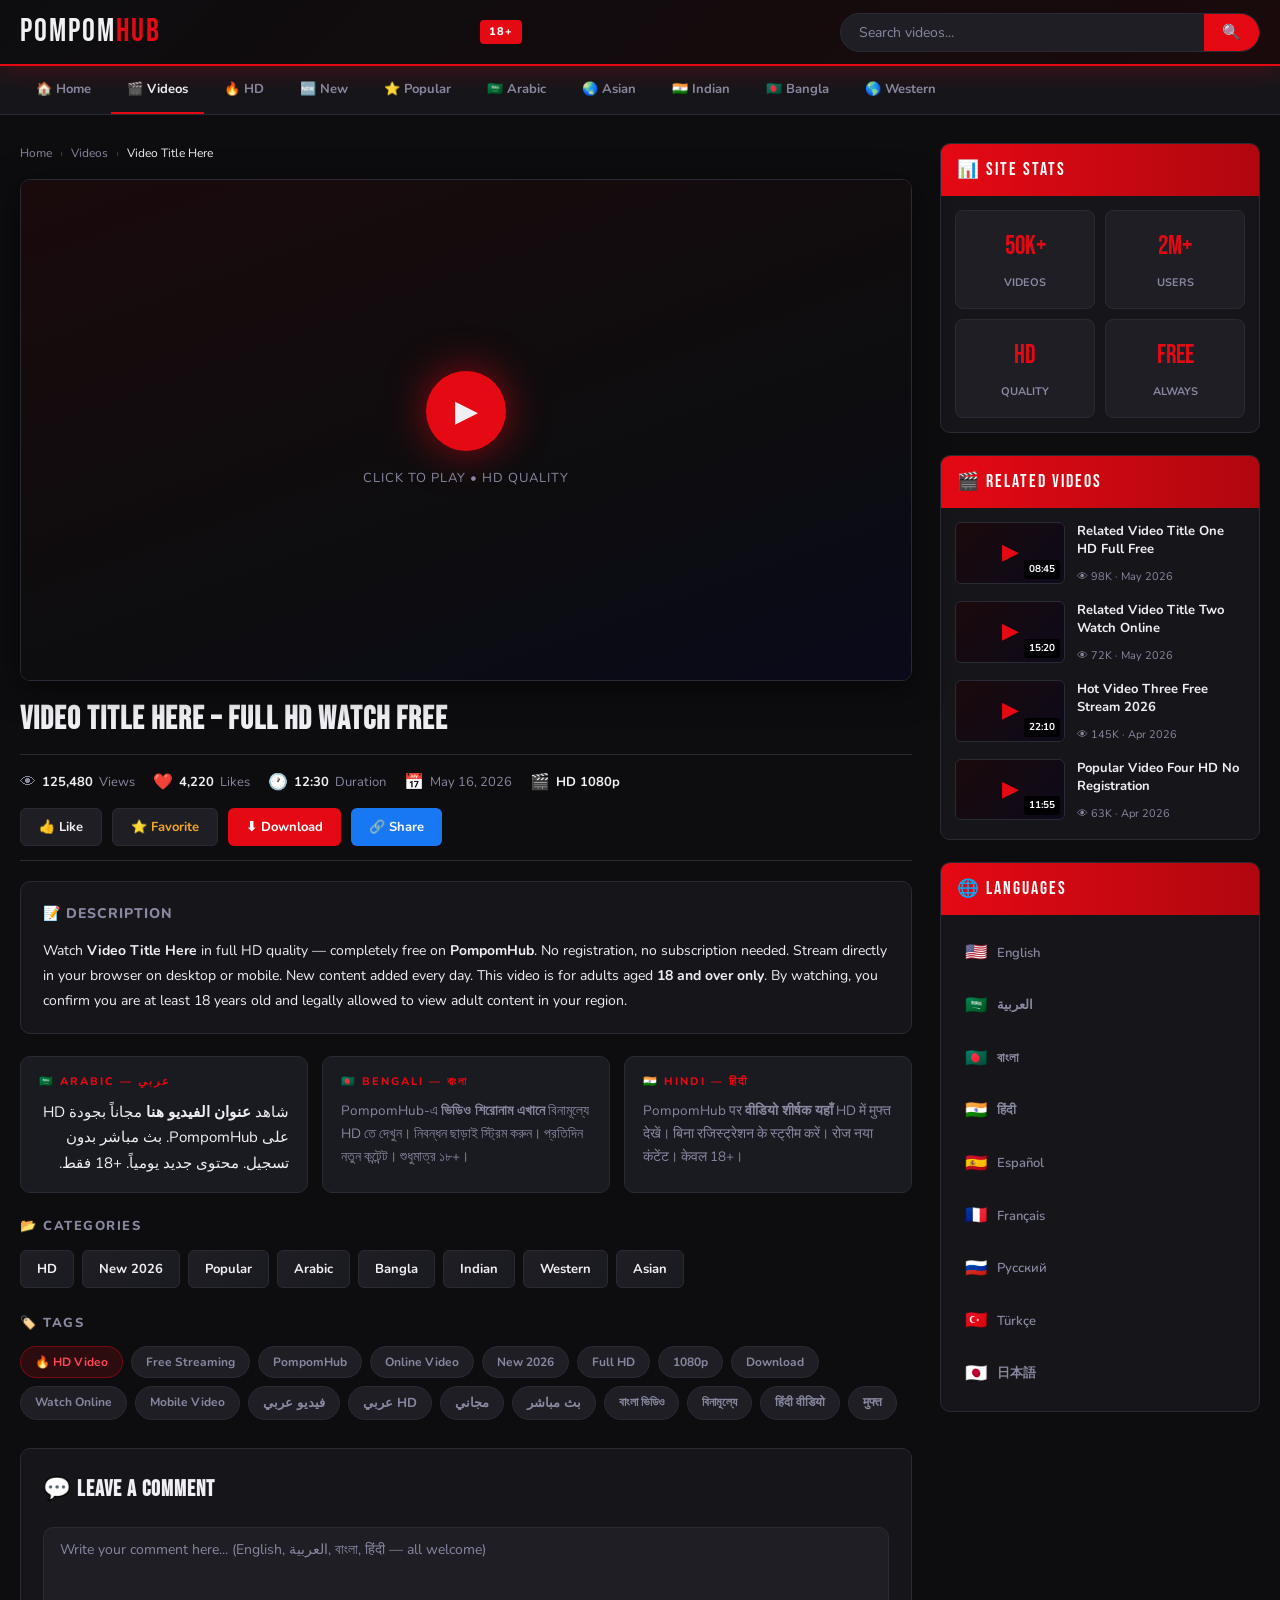
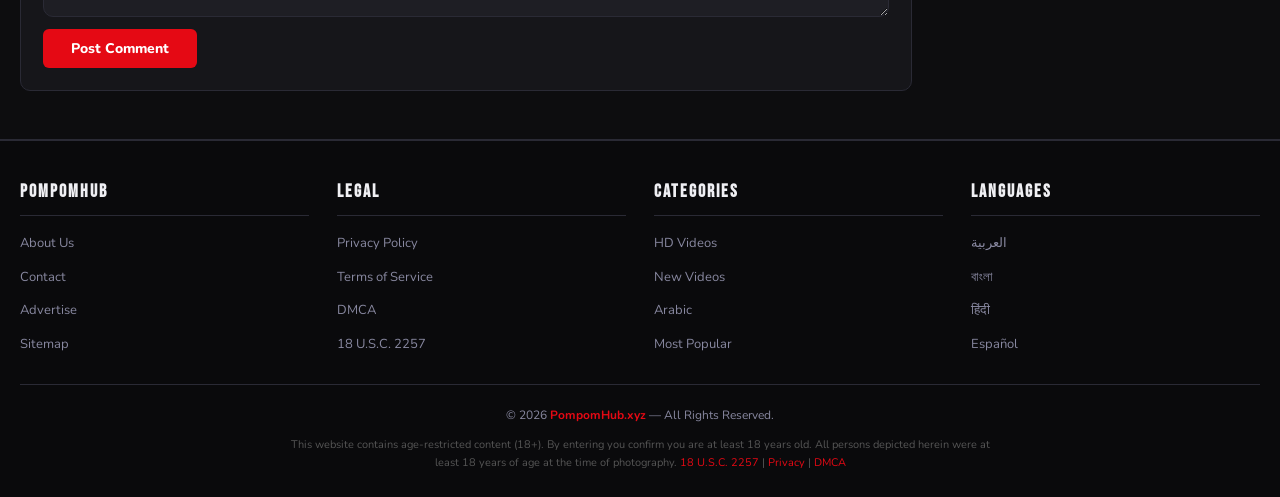
<file: pompomhub-post-styled.html>
<!DOCTYPE html>
<html lang="en" dir="ltr" prefix="og: https://ogp.me/ns#">

<head>
  <!-- ═══════════════════════════════════════════════
       CHARSET & VIEWPORT
  ═══════════════════════════════════════════════ -->
  <meta charset="UTF-8" />
  <meta http-equiv="X-UA-Compatible" content="IE=edge" />
  <meta name="viewport" content="width=device-width, initial-scale=1.0" />

  <!-- ═══════════════════════════════════════════════
       ADULT CONTENT RATING TAGS
  ═══════════════════════════════════════════════ -->
  <meta name="rating" content="RTA-5042-1996-1400-1577-RTA" />
  <meta name="ICRA" content="(SS~~~ a1 b1 d1 e1 f1 g1 h1 i1 j1 k1 l1 m1 n1 o1 p1)" />
  <meta name="SafeSurf" content="SS~~000900" />
  <meta name="DC.rating" content="adult" />
  <meta name="content-type" content="adult" />
  <meta name="age" content="18+" />
  <meta name="minimum-age" content="18" />
  <meta http-equiv="PICS-Label" content='(PICS-1.1 "http://www.rsac.org/ratingsv01.html" l gen true comment "RSACi North America Server" for "https://pompomhub.xyz" on "2026-05-16T00:00-0500" r (n 4 s 4 v 4 l 4))' />

  <!-- ═══════════════════════════════════════════════
       PRIMARY SEO META TAGS
  ═══════════════════════════════════════════════ -->
  <title>PompomHub – Free HD Videos | Watch Online 2026</title>
  <meta name="description" content="PompomHub is your #1 destination for free HD videos. Watch thousands of videos online in HD quality. New content updated daily. 18+ only." />
  <meta name="keywords" content="pompomhub, pompomhub.xyz, free hd videos, watch online videos, hd video site, adult videos, free streaming, pompom hub, video hub, new videos 2026, بومبوم هاب, ফ্রি ভিডিও, मुफ्त वीडियो" />
  <meta name="author" content="PompomHub" />
  <meta name="publisher" content="PompomHub.xyz" />
  <meta name="copyright" content="© 2026 PompomHub.xyz" />
  <meta name="robots" content="index, follow, max-snippet:-1, max-image-preview:large, max-video-preview:-1" />
  <meta name="googlebot" content="index, follow" />
  <meta name="bingbot" content="index, follow" />
  <link rel="canonical" href="https://pompomhub.xyz/video/post-slug-here/" />
  <meta name="revisit-after" content="1 days" />
  <meta name="referrer" content="no-referrer-when-downgrade" />
  <meta name="theme-color" content="#e50914" />
  <meta name="msapplication-TileColor" content="#e50914" />

  <!-- ═══════════════════════════════════════════════
       GEO & LANGUAGE
  ═══════════════════════════════════════════════ -->
  <meta name="language" content="English" />
  <meta name="geo.region" content="US" />
  <meta name="geo.placename" content="United States" />

  <!-- ═══════════════════════════════════════════════
       HREFLANG — 14 LANGUAGES
  ═══════════════════════════════════════════════ -->
  <link rel="alternate" hreflang="en"       href="https://pompomhub.xyz/video/post-slug-here/" />
  <link rel="alternate" hreflang="ar"       href="https://pompomhub.xyz/ar/video/post-slug-here/" />
  <link rel="alternate" hreflang="bn"       href="https://pompomhub.xyz/bn/video/post-slug-here/" />
  <link rel="alternate" hreflang="hi"       href="https://pompomhub.xyz/hi/video/post-slug-here/" />
  <link rel="alternate" hreflang="es"       href="https://pompomhub.xyz/es/video/post-slug-here/" />
  <link rel="alternate" hreflang="fr"       href="https://pompomhub.xyz/fr/video/post-slug-here/" />
  <link rel="alternate" hreflang="de"       href="https://pompomhub.xyz/de/video/post-slug-here/" />
  <link rel="alternate" hreflang="ja"       href="https://pompomhub.xyz/ja/video/post-slug-here/" />
  <link rel="alternate" hreflang="ko"       href="https://pompomhub.xyz/ko/video/post-slug-here/" />
  <link rel="alternate" hreflang="zh"       href="https://pompomhub.xyz/zh/video/post-slug-here/" />
  <link rel="alternate" hreflang="ru"       href="https://pompomhub.xyz/ru/video/post-slug-here/" />
  <link rel="alternate" hreflang="pt"       href="https://pompomhub.xyz/pt/video/post-slug-here/" />
  <link rel="alternate" hreflang="tr"       href="https://pompomhub.xyz/tr/video/post-slug-here/" />
  <link rel="alternate" hreflang="fa"       href="https://pompomhub.xyz/fa/video/post-slug-here/" />
  <link rel="alternate" hreflang="x-default" href="https://pompomhub.xyz/video/post-slug-here/" />

  <!-- ═══════════════════════════════════════════════
       OPEN GRAPH
  ═══════════════════════════════════════════════ -->
  <meta property="og:type"                content="video.other" />
  <meta property="og:site_name"           content="PompomHub" />
  <meta property="og:title"              content="Video Title Here – PompomHub HD" />
  <meta property="og:description"        content="Watch Video Title Here in full HD on PompomHub. Free streaming, no registration required. 18+ only." />
  <meta property="og:url"                content="https://pompomhub.xyz/video/post-slug-here/" />
  <meta property="og:image"              content="https://pompomhub.xyz/wp-content/uploads/thumbs/post-thumb.jpg" />
  <meta property="og:image:width"        content="1280" />
  <meta property="og:image:height"       content="720" />
  <meta property="og:image:type"         content="image/jpeg" />
  <meta property="og:image:alt"          content="Video Title Here – PompomHub" />
  <meta property="og:locale"             content="en_US" />
  <meta property="og:locale:alternate"   content="ar_SA" />
  <meta property="og:locale:alternate"   content="bn_BD" />
  <meta property="og:locale:alternate"   content="hi_IN" />
  <meta property="og:locale:alternate"   content="es_ES" />
  <meta property="og:locale:alternate"   content="fr_FR" />
  <meta property="og:locale:alternate"   content="ru_RU" />
  <meta property="og:locale:alternate"   content="tr_TR" />
  <meta property="og:locale:alternate"   content="zh_CN" />
  <meta property="og:locale:alternate"   content="ja_JP" />
  <meta property="og:locale:alternate"   content="ko_KR" />
  <meta property="og:locale:alternate"   content="pt_BR" />
  <meta property="og:video"              content="https://pompomhub.xyz/wp-content/uploads/videos/your-video.mp4" />
  <meta property="og:video:type"         content="video/mp4" />
  <meta property="og:video:width"        content="1280" />
  <meta property="og:video:height"       content="720" />
  <meta property="og:updated_time"       content="2026-05-16T12:00:00+00:00" />

  <!-- ═══════════════════════════════════════════════
       TWITTER / X CARD
  ═══════════════════════════════════════════════ -->
  <meta name="twitter:card"         content="player" />
  <meta name="twitter:site"         content="@pompomhub" />
  <meta name="twitter:creator"      content="@pompomhub" />
  <meta name="twitter:title"        content="Video Title Here – Watch on PompomHub" />
  <meta name="twitter:description"  content="Watch Video Title Here in full HD free on PompomHub. Updated daily. 18+ only." />
  <meta name="twitter:image"        content="https://pompomhub.xyz/wp-content/uploads/thumbs/post-thumb.jpg" />
  <meta name="twitter:image:alt"    content="Video Title Here Thumbnail" />
  <meta name="twitter:player"       content="https://pompomhub.xyz/embed/post-slug-here/" />
  <meta name="twitter:player:width" content="1280" />
  <meta name="twitter:player:height" content="720" />

  <!-- ═══════════════════════════════════════════════
       DUBLIN CORE
  ═══════════════════════════════════════════════ -->
  <meta name="DC.title"       content="Video Title Here – PompomHub" />
  <meta name="DC.creator"     content="PompomHub" />
  <meta name="DC.subject"     content="HD Video, Free Streaming, Online Video" />
  <meta name="DC.description" content="Watch Video Title Here in full HD free on PompomHub." />
  <meta name="DC.publisher"   content="PompomHub.xyz" />
  <meta name="DC.date"        content="2026-05-16" />
  <meta name="DC.type"        content="MovingImage" />
  <meta name="DC.format"      content="video/mp4" />
  <meta name="DC.identifier"  content="https://pompomhub.xyz/video/post-slug-here/" />
  <meta name="DC.language"    content="en" />
  <meta name="DC.rights"      content="© 2026 PompomHub.xyz. All rights reserved." />

  <!-- ═══════════════════════════════════════════════
       ARTICLE / DATE TAGS
  ═══════════════════════════════════════════════ -->
  <meta name="article:published_time"     content="2026-05-16T10:00:00+00:00" />
  <meta name="article:modified_time"      content="2026-05-16T12:00:00+00:00" />
  <meta property="article:published_time" content="2026-05-16T10:00:00+00:00" />
  <meta property="article:modified_time"  content="2026-05-16T12:00:00+00:00" />
  <meta property="article:author"         content="https://pompomhub.xyz/about/" />
  <meta property="article:section"        content="Videos" />
  <meta property="article:tag"            content="HD Video" />
  <meta property="article:tag"            content="Free Streaming" />
  <meta property="article:tag"            content="PompomHub" />

  <!-- ═══════════════════════════════════════════════
       ARABIC META TAGS (عربي)
  ═══════════════════════════════════════════════ -->
  <meta name="description:ar" content="شاهد أفضل مقاطع الفيديو مجاناً على PompomHub بجودة HD عالية. محتوى جديد يومياً. +18 فقط." />
  <meta name="keywords:ar" content="بومبوم هاب, فيديو مجاني, مشاهدة اون لاين, فيديو اتش دي, موقع فيديو, افضل مواقع الفيديو, بث مباشر" />
  <meta name="og:title:ar" content="بومبوم هاب – شاهد مجاناً بجودة HD" />

  <!-- ═══════════════════════════════════════════════
       BENGALI & HINDI META TAGS
  ═══════════════════════════════════════════════ -->
  <meta name="description:bn" content="PompomHub-এ HD মানের ভিডিও বিনামূল্যে দেখুন। প্রতিদিন নতুন কনটেন্ট। শুধুমাত্র ১৮+।" />
  <meta name="keywords:bn"    content="পম্পমহাব, বিনামূল্যে ভিডিও, অনলাইনে দেখুন, এইচডি ভিডিও" />
  <meta name="description:hi" content="PompomHub पर HD क्वालिटी में फ्री वीडियो देखें। हर रोज नया कंटेंट। केवल 18+ के लिए।" />
  <meta name="keywords:hi"    content="पम्पमहब, फ्री वीडियो, ऑनलाइन देखें, एचडी वीडियो" />

  <!-- ═══════════════════════════════════════════════
       SCHEMA JSON-LD
  ═══════════════════════════════════════════════ -->
  <script type="application/ld+json">
  {
    "@context": "https://schema.org",
    "@type": "VideoObject",
    "name": "Video Title Here",
    "description": "Watch Video Title Here in full HD on PompomHub. Free streaming. 18+ only.",
    "thumbnailUrl": "https://pompomhub.xyz/wp-content/uploads/thumbs/post-thumb.jpg",
    "uploadDate": "2026-05-16T10:00:00+00:00",
    "duration": "PT12M30S",
    "contentUrl": "https://pompomhub.xyz/wp-content/uploads/videos/your-video.mp4",
    "embedUrl": "https://pompomhub.xyz/embed/post-slug-here/",
    "url": "https://pompomhub.xyz/video/post-slug-here/",
    "publisher": {
      "@type": "Organization",
      "name": "PompomHub",
      "logo": { "@type": "ImageObject", "url": "https://pompomhub.xyz/wp-content/uploads/logo.png" }
    },
    "isFamilyFriendly": false,
    "inLanguage": ["en","ar","bn","hi","es","fr","ru","tr","ja","ko","zh"],
    "interactionStatistic": {
      "@type": "InteractionCounter",
      "interactionType": "https://schema.org/WatchAction",
      "userInteractionCount": "50000"
    }
  }
  </script>
  <script type="application/ld+json">
  {
    "@context": "https://schema.org",
    "@type": "WebPage",
    "name": "Video Title Here – PompomHub",
    "url": "https://pompomhub.xyz/video/post-slug-here/",
    "datePublished": "2026-05-16T10:00:00+00:00",
    "dateModified": "2026-05-16T12:00:00+00:00",
    "isPartOf": { "@type": "WebSite", "name": "PompomHub", "url": "https://pompomhub.xyz/" },
    "breadcrumb": {
      "@type": "BreadcrumbList",
      "itemListElement": [
        { "@type": "ListItem", "position": 1, "name": "Home",   "item": "https://pompomhub.xyz/" },
        { "@type": "ListItem", "position": 2, "name": "Videos", "item": "https://pompomhub.xyz/videos/" },
        { "@type": "ListItem", "position": 3, "name": "Video Title Here", "item": "https://pompomhub.xyz/video/post-slug-here/" }
      ]
    }
  }
  </script>
  <script type="application/ld+json">
  {
    "@context": "https://schema.org",
    "@type": "WebSite",
    "name": "PompomHub",
    "url": "https://pompomhub.xyz/",
    "potentialAction": {
      "@type": "SearchAction",
      "target": { "@type": "EntryPoint", "urlTemplate": "https://pompomhub.xyz/?s={search_term_string}" },
      "query-input": "required name=search_term_string"
    }
  }
  </script>

  <!-- ═══════════════════════════════════════════════
       PERFORMANCE, FAVICONS, VERIFICATION
  ═══════════════════════════════════════════════ -->
  <link rel="preconnect" href="https://fonts.googleapis.com" />
  <link rel="preconnect" href="https://fonts.gstatic.com" crossorigin />
  <link rel="dns-prefetch" href="//pompomhub.xyz" />
  <link href="https://fonts.googleapis.com/css2?family=Bebas+Neue&family=Nunito:wght@400;600;700;800&display=swap" rel="stylesheet" />
  <link rel="icon" href="https://pompomhub.xyz/favicon.ico" type="image/x-icon" />
  <link rel="apple-touch-icon" href="https://pompomhub.xyz/apple-touch-icon.png" sizes="180x180" />
  <link rel="manifest" href="https://pompomhub.xyz/site.webmanifest" />
  <link rel="alternate" type="application/rss+xml" title="PompomHub RSS" href="https://pompomhub.xyz/feed/" />
  <meta name="google-site-verification" content="YOUR_GOOGLE_CODE_HERE" />
  <meta name="msvalidate.01" content="YOUR_BING_CODE_HERE" />
  <meta name="yandex-verification" content="YOUR_YANDEX_CODE_HERE" />
  <meta http-equiv="content-language" content="en, ar, bn, hi, es, fr, ru, tr, ja, ko, zh, pt, de, fa" />
  <meta name="HandheldFriendly" content="True" />
  <meta name="MobileOptimized" content="320" />
  <meta name="apple-mobile-web-app-capable" content="yes" />
  <meta name="format-detection" content="telephone=no" />
  <meta name="classification" content="Adult Entertainment" />

  <!-- ═══════════════════════════════════════════════
       EMBEDDED CSS STYLES
  ═══════════════════════════════════════════════ -->
  <style>
    /* ── RESET & VARIABLES ─────────────────────────── */
    *, *::before, *::after { box-sizing: border-box; margin: 0; padding: 0; }

    :root {
      --red:       #e50914;
      --red-dark:  #b0070f;
      --bg:        #0d0d0f;
      --bg2:       #16161a;
      --bg3:       #1e1e24;
      --card:      #1a1a21;
      --border:    #2a2a35;
      --text:      #f0f0f4;
      --muted:     #8888a0;
      --accent:    #ff4757;
      --gold:      #f5a623;
      --radius:    10px;
      --shadow:    0 8px 32px rgba(0,0,0,0.55);
    }

    html { scroll-behavior: smooth; }

    body {
      background: var(--bg);
      color: var(--text);
      font-family: 'Nunito', sans-serif;
      font-size: 15px;
      line-height: 1.7;
      min-height: 100vh;
    }

    a { color: inherit; text-decoration: none; }
    img { max-width: 100%; display: block; }

    /* ── HEADER ─────────────────────────────────────── */
    .site-header {
      background: linear-gradient(135deg, #0d0d0f 0%, #1a0a0c 100%);
      border-bottom: 2px solid var(--red);
      position: sticky;
      top: 0;
      z-index: 999;
      box-shadow: 0 4px 24px rgba(229,9,20,0.25);
    }
    .header-inner {
      max-width: 1300px;
      margin: auto;
      padding: 0 20px;
      display: flex;
      align-items: center;
      justify-content: space-between;
      gap: 16px;
      height: 64px;
    }
    .logo {
      font-family: 'Bebas Neue', sans-serif;
      font-size: 2rem;
      letter-spacing: 2px;
      color: var(--text);
    }
    .logo span { color: var(--red); }

    .age-badge {
      background: var(--red);
      color: #fff;
      font-size: 11px;
      font-weight: 800;
      padding: 3px 9px;
      border-radius: 4px;
      letter-spacing: 1px;
      align-self: center;
    }

    .search-bar {
      flex: 1;
      max-width: 420px;
      display: flex;
      background: var(--bg3);
      border: 1px solid var(--border);
      border-radius: 30px;
      overflow: hidden;
    }
    .search-bar input {
      flex: 1;
      background: transparent;
      border: none;
      outline: none;
      color: var(--text);
      padding: 9px 18px;
      font-family: 'Nunito', sans-serif;
      font-size: 14px;
    }
    .search-bar input::placeholder { color: var(--muted); }
    .search-bar button {
      background: var(--red);
      border: none;
      color: #fff;
      padding: 0 18px;
      cursor: pointer;
      font-size: 15px;
      transition: background .2s;
    }
    .search-bar button:hover { background: var(--red-dark); }

    /* ── NAV ─────────────────────────────────────────── */
    .site-nav {
      background: var(--bg2);
      border-bottom: 1px solid var(--border);
    }
    .nav-inner {
      max-width: 1300px;
      margin: auto;
      padding: 0 20px;
      display: flex;
      gap: 4px;
      overflow-x: auto;
    }
    .nav-inner::-webkit-scrollbar { display: none; }
    .nav-inner a {
      white-space: nowrap;
      padding: 12px 16px;
      font-size: 13px;
      font-weight: 700;
      color: var(--muted);
      border-bottom: 2px solid transparent;
      transition: color .2s, border-color .2s;
    }
    .nav-inner a:hover, .nav-inner a.active {
      color: var(--text);
      border-bottom-color: var(--red);
    }

    /* ── PAGE WRAPPER ───────────────────────────────── */
    .page-wrap {
      max-width: 1300px;
      margin: 28px auto;
      padding: 0 20px;
      display: grid;
      grid-template-columns: 1fr 320px;
      gap: 28px;
    }

    /* ── BREADCRUMB ─────────────────────────────────── */
    .breadcrumb {
      display: flex;
      align-items: center;
      gap: 8px;
      font-size: 12px;
      color: var(--muted);
      margin-bottom: 16px;
      flex-wrap: wrap;
    }
    .breadcrumb a { color: var(--muted); transition: color .2s; }
    .breadcrumb a:hover { color: var(--red); }
    .breadcrumb .sep { color: #444; }
    .breadcrumb .current { color: var(--text); }

    /* ── VIDEO PLAYER BOX ───────────────────────────── */
    .video-wrap {
      background: #000;
      border-radius: var(--radius);
      overflow: hidden;
      position: relative;
      aspect-ratio: 16/9;
      box-shadow: var(--shadow);
      border: 1px solid var(--border);
    }
    .video-placeholder {
      width: 100%;
      height: 100%;
      display: flex;
      flex-direction: column;
      align-items: center;
      justify-content: center;
      background: linear-gradient(160deg, #1a0a0c 0%, #0d0d0f 60%, #0a0a1a 100%);
      cursor: pointer;
      gap: 16px;
    }
    .play-btn {
      width: 80px;
      height: 80px;
      background: var(--red);
      border-radius: 50%;
      display: flex;
      align-items: center;
      justify-content: center;
      font-size: 30px;
      box-shadow: 0 0 40px rgba(229,9,20,0.6);
      transition: transform .2s, box-shadow .2s;
      animation: pulse 2s infinite;
    }
    .play-btn:hover { transform: scale(1.1); box-shadow: 0 0 60px rgba(229,9,20,0.8); }
    @keyframes pulse {
      0%, 100% { box-shadow: 0 0 30px rgba(229,9,20,0.5); }
      50% { box-shadow: 0 0 60px rgba(229,9,20,0.9); }
    }
    .video-placeholder p {
      color: var(--muted);
      font-size: 13px;
      letter-spacing: 1px;
      text-transform: uppercase;
    }

    /* ── VIDEO INFO ─────────────────────────────────── */
    .video-info { margin-top: 20px; }

    .video-title {
      font-family: 'Bebas Neue', sans-serif;
      font-size: 2rem;
      letter-spacing: 1px;
      line-height: 1.2;
      color: var(--text);
      margin-bottom: 14px;
    }

    .video-meta-bar {
      display: flex;
      align-items: center;
      justify-content: space-between;
      flex-wrap: wrap;
      gap: 12px;
      padding: 14px 0;
      border-top: 1px solid var(--border);
      border-bottom: 1px solid var(--border);
      margin-bottom: 20px;
    }
    .meta-stats { display: flex; gap: 18px; flex-wrap: wrap; }
    .stat {
      display: flex;
      align-items: center;
      gap: 6px;
      font-size: 13px;
      color: var(--muted);
    }
    .stat .icon { font-size: 16px; }
    .stat strong { color: var(--text); }

    .action-btns { display: flex; gap: 10px; flex-wrap: wrap; }
    .btn {
      display: inline-flex;
      align-items: center;
      gap: 7px;
      padding: 8px 18px;
      border-radius: 6px;
      font-size: 13px;
      font-weight: 700;
      cursor: pointer;
      border: none;
      transition: all .2s;
      font-family: 'Nunito', sans-serif;
    }
    .btn-like   { background: var(--bg3); color: var(--text); border: 1px solid var(--border); }
    .btn-like:hover { background: #2a2a3a; border-color: #44445a; }
    .btn-fav    { background: var(--bg3); color: var(--gold); border: 1px solid var(--border); }
    .btn-fav:hover { background: #2a2a1a; }
    .btn-dl     { background: var(--red); color: #fff; }
    .btn-dl:hover { background: var(--red-dark); transform: translateY(-1px); }
    .btn-share  { background: #1877f2; color: #fff; }
    .btn-share:hover { background: #1465d8; }

    /* ── DESCRIPTION BOX ────────────────────────────── */
    .description-box {
      background: var(--bg2);
      border: 1px solid var(--border);
      border-radius: var(--radius);
      padding: 20px 22px;
      margin-bottom: 22px;
    }
    .description-box h2 {
      font-size: 14px;
      font-weight: 800;
      letter-spacing: 1px;
      text-transform: uppercase;
      color: var(--muted);
      margin-bottom: 12px;
    }
    .description-box p { color: var(--text); font-size: 14px; line-height: 1.8; }

    /* ── MULTILINGUAL SECTION ───────────────────────── */
    .multilang-grid {
      display: grid;
      grid-template-columns: repeat(auto-fit, minmax(260px, 1fr));
      gap: 14px;
      margin-bottom: 22px;
    }
    .lang-card {
      background: var(--card);
      border: 1px solid var(--border);
      border-radius: var(--radius);
      padding: 16px 18px;
      animation: fadeUp .4s ease both;
    }
    .lang-card:nth-child(2) { animation-delay: .1s; }
    .lang-card:nth-child(3) { animation-delay: .2s; }
    @keyframes fadeUp {
      from { opacity: 0; transform: translateY(14px); }
      to   { opacity: 1; transform: translateY(0); }
    }
    .lang-card .lang-label {
      font-size: 11px;
      font-weight: 800;
      letter-spacing: 2px;
      text-transform: uppercase;
      color: var(--red);
      margin-bottom: 8px;
      display: flex;
      align-items: center;
      gap: 6px;
    }
    .lang-card p { font-size: 13.5px; color: var(--muted); line-height: 1.7; }
    .lang-card .rtl { direction: rtl; text-align: right; font-size: 15px; color: var(--text); }

    /* ── TAGS ───────────────────────────────────────── */
    .tags-section { margin-bottom: 24px; }
    .tags-section h3 {
      font-size: 13px;
      font-weight: 800;
      letter-spacing: 1.5px;
      text-transform: uppercase;
      color: var(--muted);
      margin-bottom: 12px;
    }
    .tags-wrap { display: flex; flex-wrap: wrap; gap: 8px; }
    .tag {
      background: var(--bg3);
      border: 1px solid var(--border);
      color: var(--muted);
      padding: 5px 14px;
      border-radius: 20px;
      font-size: 12px;
      font-weight: 700;
      transition: all .2s;
      cursor: pointer;
    }
    .tag:hover { background: var(--red); border-color: var(--red); color: #fff; }
    .tag.arabic { font-size: 13px; direction: rtl; }
    .tag.hot { background: rgba(229,9,20,0.15); border-color: rgba(229,9,20,0.4); color: var(--accent); }

    /* ── CATEGORIES SECTION ─────────────────────────── */
    .categories-section { margin-bottom: 24px; }
    .categories-section h3 {
      font-size: 13px;
      font-weight: 800;
      letter-spacing: 1.5px;
      text-transform: uppercase;
      color: var(--muted);
      margin-bottom: 12px;
    }
    .cat-grid { display: flex; flex-wrap: wrap; gap: 8px; }
    .cat-btn {
      background: linear-gradient(135deg, var(--bg3), var(--card));
      border: 1px solid var(--border);
      color: var(--text);
      padding: 7px 16px;
      border-radius: 6px;
      font-size: 13px;
      font-weight: 700;
      cursor: pointer;
      transition: all .2s;
    }
    .cat-btn:hover { border-color: var(--red); color: var(--red); transform: translateY(-2px); }

    /* ── SIDEBAR ─────────────────────────────────────── */
    .sidebar { display: flex; flex-direction: column; gap: 22px; }

    .sidebar-widget {
      background: var(--bg2);
      border: 1px solid var(--border);
      border-radius: var(--radius);
      overflow: hidden;
    }
    .widget-title {
      background: linear-gradient(90deg, var(--red) 0%, var(--red-dark) 100%);
      padding: 11px 16px;
      font-family: 'Bebas Neue', sans-serif;
      font-size: 1.1rem;
      letter-spacing: 2px;
      color: #fff;
    }
    .widget-body { padding: 14px; }

    /* Related videos list */
    .related-list { display: flex; flex-direction: column; gap: 12px; }
    .related-item {
      display: flex;
      gap: 12px;
      align-items: flex-start;
      cursor: pointer;
      transition: transform .2s;
    }
    .related-item:hover { transform: translateX(4px); }
    .related-thumb {
      width: 110px;
      min-width: 110px;
      aspect-ratio: 16/9;
      background: linear-gradient(135deg, #1a0a0c, #0d0a1a);
      border-radius: 6px;
      display: flex;
      align-items: center;
      justify-content: center;
      color: var(--red);
      font-size: 22px;
      border: 1px solid var(--border);
      position: relative;
      overflow: hidden;
    }
    .related-thumb .duration-badge {
      position: absolute;
      bottom: 4px;
      right: 4px;
      background: rgba(0,0,0,0.85);
      color: #fff;
      font-size: 10px;
      font-weight: 700;
      padding: 1px 5px;
      border-radius: 3px;
    }
    .related-meta { flex: 1; min-width: 0; }
    .related-meta h4 {
      font-size: 13px;
      font-weight: 700;
      color: var(--text);
      margin-bottom: 5px;
      line-height: 1.4;
      display: -webkit-box;
      -webkit-line-clamp: 2;
      -webkit-box-orient: vertical;
      overflow: hidden;
    }
    .related-meta .rmeta { font-size: 11px; color: var(--muted); }

    /* Stats widget */
    .stats-grid { display: grid; grid-template-columns: 1fr 1fr; gap: 10px; }
    .stat-box {
      background: var(--bg3);
      border-radius: 8px;
      padding: 14px 10px;
      text-align: center;
      border: 1px solid var(--border);
    }
    .stat-box .sval {
      font-family: 'Bebas Neue', sans-serif;
      font-size: 1.6rem;
      color: var(--red);
      display: block;
    }
    .stat-box .slbl { font-size: 11px; color: var(--muted); font-weight: 700; text-transform: uppercase; }

    /* Lang links widget */
    .lang-links { display: flex; flex-direction: column; gap: 6px; }
    .lang-link {
      display: flex;
      align-items: center;
      gap: 10px;
      padding: 8px 10px;
      border-radius: 7px;
      transition: background .2s;
      cursor: pointer;
      font-size: 13px;
      color: var(--muted);
      font-weight: 600;
    }
    .lang-link:hover { background: var(--bg3); color: var(--text); }
    .lang-link .flag { font-size: 18px; }

    /* ── COMMENTS SECTION ───────────────────────────── */
    .comments-section {
      margin-top: 28px;
      background: var(--bg2);
      border: 1px solid var(--border);
      border-radius: var(--radius);
      padding: 22px;
    }
    .comments-section h3 {
      font-family: 'Bebas Neue', sans-serif;
      font-size: 1.4rem;
      letter-spacing: 1px;
      margin-bottom: 18px;
      color: var(--text);
    }
    .comment-form { display: flex; flex-direction: column; gap: 12px; }
    .comment-form textarea {
      background: var(--bg3);
      border: 1px solid var(--border);
      border-radius: var(--radius);
      color: var(--text);
      font-family: 'Nunito', sans-serif;
      font-size: 14px;
      padding: 12px 16px;
      resize: vertical;
      min-height: 90px;
      outline: none;
      transition: border-color .2s;
    }
    .comment-form textarea:focus { border-color: var(--red); }
    .comment-form textarea::placeholder { color: var(--muted); }
    .btn-submit {
      align-self: flex-start;
      background: var(--red);
      color: #fff;
      border: none;
      padding: 10px 28px;
      border-radius: 6px;
      font-size: 14px;
      font-weight: 800;
      cursor: pointer;
      font-family: 'Nunito', sans-serif;
      transition: background .2s, transform .2s;
    }
    .btn-submit:hover { background: var(--red-dark); transform: translateY(-2px); }

    /* ── FOOTER ─────────────────────────────────────── */
    .site-footer {
      background: #0a0a0c;
      border-top: 2px solid var(--border);
      margin-top: 48px;
      padding: 36px 20px 24px;
    }
    .footer-inner {
      max-width: 1300px;
      margin: auto;
      display: grid;
      grid-template-columns: repeat(auto-fit, minmax(180px, 1fr));
      gap: 28px;
      margin-bottom: 28px;
    }
    .footer-col h4 {
      font-family: 'Bebas Neue', sans-serif;
      font-size: 1.1rem;
      letter-spacing: 2px;
      color: var(--text);
      margin-bottom: 14px;
      border-bottom: 1px solid var(--border);
      padding-bottom: 8px;
    }
    .footer-col ul { list-style: none; display: flex; flex-direction: column; gap: 8px; }
    .footer-col ul li a { font-size: 13px; color: var(--muted); transition: color .2s; }
    .footer-col ul li a:hover { color: var(--red); }
    .footer-bottom {
      max-width: 1300px;
      margin: 0 auto;
      text-align: center;
      font-size: 12px;
      color: var(--muted);
      border-top: 1px solid var(--border);
      padding-top: 20px;
    }
    .footer-bottom strong { color: var(--red); }
    .footer-bottom .disclaimer {
      margin-top: 8px;
      font-size: 11px;
      color: #555;
      max-width: 700px;
      margin: 10px auto 0;
    }

    /* ── RESPONSIVE ─────────────────────────────────── */
    @media (max-width: 900px) {
      .page-wrap { grid-template-columns: 1fr; }
      .sidebar { order: -1; }
      .stats-grid { grid-template-columns: repeat(4, 1fr); }
    }
    @media (max-width: 600px) {
      .video-title { font-size: 1.5rem; }
      .header-inner { gap: 10px; }
      .search-bar { max-width: 200px; }
      .logo { font-size: 1.5rem; }
      .action-btns { gap: 7px; }
      .btn { padding: 7px 12px; font-size: 12px; }
      .stats-grid { grid-template-columns: 1fr 1fr; }
    }

    /* ── SCROLLBAR ──────────────────────────────────── */
    ::-webkit-scrollbar { width: 7px; }
    ::-webkit-scrollbar-track { background: var(--bg); }
    ::-webkit-scrollbar-thumb { background: var(--border); border-radius: 4px; }
    ::-webkit-scrollbar-thumb:hover { background: var(--red); }

    /* ── FADE IN PAGE ───────────────────────────────── */
    .main-col { animation: fadeUp .5s ease both; }
  </style>
</head>

<body>

  <!-- ══════════════════════════════════════════════
       HEADER
  ══════════════════════════════════════════════ -->
  <header class="site-header" role="banner">
    <div class="header-inner">
      <a href="https://pompomhub.xyz/" class="logo">Pompom<span>Hub</span></a>
      <span class="age-badge">18+</span>
      <form class="search-bar" role="search" action="https://pompomhub.xyz/" method="get">
        <input type="text" name="s" placeholder="Search videos..." aria-label="Search videos" />
        <button type="submit" aria-label="Search">&#128269;</button>
      </form>
    </div>
  </header>

  <!-- ══════════════════════════════════════════════
       NAV BAR
  ══════════════════════════════════════════════ -->
  <nav class="site-nav" aria-label="Main Navigation">
    <div class="nav-inner">
      <a href="https://pompomhub.xyz/">🏠 Home</a>
      <a href="https://pompomhub.xyz/videos/" class="active">🎬 Videos</a>
      <a href="https://pompomhub.xyz/category/hd/">🔥 HD</a>
      <a href="https://pompomhub.xyz/category/new/">🆕 New</a>
      <a href="https://pompomhub.xyz/category/popular/">⭐ Popular</a>
      <a href="https://pompomhub.xyz/category/arabic/">🇸🇦 Arabic</a>
      <a href="https://pompomhub.xyz/category/asian/">🌏 Asian</a>
      <a href="https://pompomhub.xyz/category/indian/">🇮🇳 Indian</a>
      <a href="https://pompomhub.xyz/category/bangla/">🇧🇩 Bangla</a>
      <a href="https://pompomhub.xyz/category/western/">🌎 Western</a>
    </div>
  </nav>

  <!-- ══════════════════════════════════════════════
       PAGE CONTENT
  ══════════════════════════════════════════════ -->
  <div class="page-wrap">

    <!-- MAIN COLUMN -->
    <main class="main-col" role="main">

      <!-- Breadcrumb -->
      <nav class="breadcrumb" aria-label="Breadcrumb">
        <a href="https://pompomhub.xyz/">Home</a>
        <span class="sep">›</span>
        <a href="https://pompomhub.xyz/videos/">Videos</a>
        <span class="sep">›</span>
        <span class="current">Video Title Here</span>
      </nav>

      <!-- Video Player -->
      <article itemscope itemtype="https://schema.org/VideoObject">
        <meta itemprop="thumbnailUrl" content="https://pompomhub.xyz/wp-content/uploads/thumbs/post-thumb.jpg" />
        <meta itemprop="contentUrl"   content="https://pompomhub.xyz/wp-content/uploads/videos/your-video.mp4" />
        <meta itemprop="embedUrl"     content="https://pompomhub.xyz/embed/post-slug-here/" />
        <meta itemprop="uploadDate"   content="2026-05-16T10:00:00+00:00" />
        <meta itemprop="duration"     content="PT12M30S" />

        <div class="video-wrap">
          <!-- Replace this div with your actual video player or shortcode -->
          <div class="video-placeholder">
            <div class="play-btn">▶</div>
            <p>Click to Play • HD Quality</p>
          </div>
        </div>

        <!-- Video Title -->
        <div class="video-info">
          <h1 class="video-title" itemprop="name">Video Title Here – Full HD Watch Free</h1>

          <!-- Meta Bar -->
          <div class="video-meta-bar">
            <div class="meta-stats">
              <div class="stat"><span class="icon">👁</span> <strong>125,480</strong> <span>Views</span></div>
              <div class="stat"><span class="icon">❤️</span> <strong>4,220</strong> <span>Likes</span></div>
              <div class="stat"><span class="icon">🕐</span> <strong>12:30</strong> <span>Duration</span></div>
              <div class="stat"><span class="icon">📅</span>
                <time itemprop="datePublished" datetime="2026-05-16T10:00:00+00:00">May 16, 2026</time>
              </div>
              <div class="stat"><span class="icon">🎬</span> <strong>HD 1080p</strong></div>
            </div>
            <div class="action-btns">
              <button class="btn btn-like" onclick="this.innerText='❤️ Liked!'">👍 Like</button>
              <button class="btn btn-fav" onclick="this.innerText='⭐ Saved!'">⭐ Favorite</button>
              <a class="btn btn-dl" href="https://pompomhub.xyz/download/post-slug-here/" download>⬇ Download</a>
              <button class="btn btn-share" onclick="navigator.clipboard?.writeText(location.href);this.innerText='✅ Copied!'">🔗 Share</button>
            </div>
          </div>

          <!-- Description -->
          <div class="description-box">
            <h2>📝 Description</h2>
            <p itemprop="description">
              Watch <strong>Video Title Here</strong> in full HD quality — completely free on <strong>PompomHub</strong>.
              No registration, no subscription needed. Stream directly in your browser on desktop or mobile.
              New content added every day. This video is for adults aged <strong>18 and over only</strong>.
              By watching, you confirm you are at least 18 years old and legally allowed to view adult content in your region.
            </p>
          </div>

          <!-- Multilingual Description -->
          <div class="multilang-grid">
            <div class="lang-card">
              <div class="lang-label">🇸🇦 Arabic — عربي</div>
              <p class="rtl" lang="ar" dir="rtl">
                شاهد <strong>عنوان الفيديو هنا</strong> مجاناً بجودة HD على PompomHub.
                بث مباشر بدون تسجيل. محتوى جديد يومياً. +18 فقط.
              </p>
            </div>
            <div class="lang-card">
              <div class="lang-label">🇧🇩 Bengali — বাংলা</div>
              <p lang="bn">
                PompomHub-এ <strong>ভিডিও শিরোনাম এখানে</strong> বিনামূল্যে HD তে দেখুন।
                নিবন্ধন ছাড়াই স্ট্রিম করুন। প্রতিদিন নতুন কন্টেন্ট। শুধুমাত্র ১৮+।
              </p>
            </div>
            <div class="lang-card">
              <div class="lang-label">🇮🇳 Hindi — हिंदी</div>
              <p lang="hi">
                PompomHub पर <strong>वीडियो शीर्षक यहाँ</strong> HD में मुफ्त देखें।
                बिना रजिस्ट्रेशन के स्ट्रीम करें। रोज नया कंटेंट। केवल 18+।
              </p>
            </div>
          </div>

          <!-- Categories -->
          <div class="categories-section">
            <h3>📂 Categories</h3>
            <div class="cat-grid">
              <a class="cat-btn" href="https://pompomhub.xyz/category/hd/">HD</a>
              <a class="cat-btn" href="https://pompomhub.xyz/category/new/">New 2026</a>
              <a class="cat-btn" href="https://pompomhub.xyz/category/popular/">Popular</a>
              <a class="cat-btn" href="https://pompomhub.xyz/category/arabic/">Arabic</a>
              <a class="cat-btn" href="https://pompomhub.xyz/category/bangla/">Bangla</a>
              <a class="cat-btn" href="https://pompomhub.xyz/category/indian/">Indian</a>
              <a class="cat-btn" href="https://pompomhub.xyz/category/western/">Western</a>
              <a class="cat-btn" href="https://pompomhub.xyz/category/asian/">Asian</a>
            </div>
          </div>

          <!-- Tags -->
          <div class="tags-section">
            <h3>🏷️ Tags</h3>
            <div class="tags-wrap">
              <!-- English Tags -->
              <a class="tag hot" href="https://pompomhub.xyz/tag/hd-video/">🔥 HD Video</a>
              <a class="tag" href="https://pompomhub.xyz/tag/free-streaming/">Free Streaming</a>
              <a class="tag" href="https://pompomhub.xyz/tag/pompomhub/">PompomHub</a>
              <a class="tag" href="https://pompomhub.xyz/tag/online-video/">Online Video</a>
              <a class="tag" href="https://pompomhub.xyz/tag/new-2026/">New 2026</a>
              <a class="tag" href="https://pompomhub.xyz/tag/full-hd/">Full HD</a>
              <a class="tag" href="https://pompomhub.xyz/tag/1080p/">1080p</a>
              <a class="tag" href="https://pompomhub.xyz/tag/download/">Download</a>
              <a class="tag" href="https://pompomhub.xyz/tag/watch-online/">Watch Online</a>
              <a class="tag" href="https://pompomhub.xyz/tag/mobile-video/">Mobile Video</a>
              <!-- Arabic Tags -->
              <a class="tag arabic" href="https://pompomhub.xyz/tag/arabic-video/" lang="ar" dir="rtl">فيديو عربي</a>
              <a class="tag arabic" href="https://pompomhub.xyz/tag/hd-arabic/" lang="ar" dir="rtl">HD عربي</a>
              <a class="tag arabic" href="https://pompomhub.xyz/tag/free-ar/" lang="ar" dir="rtl">مجاني</a>
              <a class="tag arabic" href="https://pompomhub.xyz/tag/bth-mbashr/" lang="ar" dir="rtl">بث مباشر</a>
              <!-- Bengali Tags -->
              <a class="tag" href="https://pompomhub.xyz/tag/bangla-video/" lang="bn">বাংলা ভিডিও</a>
              <a class="tag" href="https://pompomhub.xyz/tag/free-bn/" lang="bn">বিনামূল্যে</a>
              <!-- Hindi Tags -->
              <a class="tag" href="https://pompomhub.xyz/tag/hindi-video/" lang="hi">हिंदी वीडियो</a>
              <a class="tag" href="https://pompomhub.xyz/tag/free-hi/" lang="hi">मुफ्त</a>
            </div>
          </div>

        </div><!-- /.video-info -->

        <!-- Comments -->
        <div class="comments-section">
          <h3>💬 Leave a Comment</h3>
          <div class="comment-form">
            <textarea placeholder="Write your comment here... (English, العربية, বাংলা, हिंदी — all welcome)"></textarea>
            <button class="btn-submit" type="button">Post Comment</button>
          </div>
        </div>

      </article>
    </main>

    <!-- SIDEBAR -->
    <aside class="sidebar" role="complementary" aria-label="Sidebar">

      <!-- Stats Widget -->
      <div class="sidebar-widget">
        <div class="widget-title">📊 Site Stats</div>
        <div class="widget-body">
          <div class="stats-grid">
            <div class="stat-box"><span class="sval">50K+</span><span class="slbl">Videos</span></div>
            <div class="stat-box"><span class="sval">2M+</span><span class="slbl">Users</span></div>
            <div class="stat-box"><span class="sval">HD</span><span class="slbl">Quality</span></div>
            <div class="stat-box"><span class="sval">FREE</span><span class="slbl">Always</span></div>
          </div>
        </div>
      </div>

      <!-- Related Videos Widget -->
      <div class="sidebar-widget">
        <div class="widget-title">🎬 Related Videos</div>
        <div class="widget-body">
          <div class="related-list">
            <a class="related-item" href="https://pompomhub.xyz/video/related-1/">
              <div class="related-thumb">▶<span class="duration-badge">08:45</span></div>
              <div class="related-meta">
                <h4>Related Video Title One HD Full Free</h4>
                <span class="rmeta">👁 98K · May 2026</span>
              </div>
            </a>
            <a class="related-item" href="https://pompomhub.xyz/video/related-2/">
              <div class="related-thumb">▶<span class="duration-badge">15:20</span></div>
              <div class="related-meta">
                <h4>Related Video Title Two Watch Online</h4>
                <span class="rmeta">👁 72K · May 2026</span>
              </div>
            </a>
            <a class="related-item" href="https://pompomhub.xyz/video/related-3/">
              <div class="related-thumb">▶<span class="duration-badge">22:10</span></div>
              <div class="related-meta">
                <h4>Hot Video Three Free Stream 2026</h4>
                <span class="rmeta">👁 145K · Apr 2026</span>
              </div>
            </a>
            <a class="related-item" href="https://pompomhub.xyz/video/related-4/">
              <div class="related-thumb">▶<span class="duration-badge">11:55</span></div>
              <div class="related-meta">
                <h4>Popular Video Four HD No Registration</h4>
                <span class="rmeta">👁 63K · Apr 2026</span>
              </div>
            </a>
          </div>
        </div>
      </div>

      <!-- Language Links Widget -->
      <div class="sidebar-widget">
        <div class="widget-title">🌐 Languages</div>
        <div class="widget-body">
          <div class="lang-links">
            <a class="lang-link" href="https://pompomhub.xyz/video/post-slug-here/"><span class="flag">🇺🇸</span> English</a>
            <a class="lang-link" href="https://pompomhub.xyz/ar/video/post-slug-here/" lang="ar"><span class="flag">🇸🇦</span> العربية</a>
            <a class="lang-link" href="https://pompomhub.xyz/bn/video/post-slug-here/" lang="bn"><span class="flag">🇧🇩</span> বাংলা</a>
            <a class="lang-link" href="https://pompomhub.xyz/hi/video/post-slug-here/" lang="hi"><span class="flag">🇮🇳</span> हिंदी</a>
            <a class="lang-link" href="https://pompomhub.xyz/es/video/post-slug-here/" lang="es"><span class="flag">🇪🇸</span> Español</a>
            <a class="lang-link" href="https://pompomhub.xyz/fr/video/post-slug-here/" lang="fr"><span class="flag">🇫🇷</span> Français</a>
            <a class="lang-link" href="https://pompomhub.xyz/ru/video/post-slug-here/" lang="ru"><span class="flag">🇷🇺</span> Русский</a>
            <a class="lang-link" href="https://pompomhub.xyz/tr/video/post-slug-here/" lang="tr"><span class="flag">🇹🇷</span> Türkçe</a>
            <a class="lang-link" href="https://pompomhub.xyz/ja/video/post-slug-here/" lang="ja"><span class="flag">🇯🇵</span> 日本語</a>
          </div>
        </div>
      </div>

    </aside>
  </div>

  <!-- ══════════════════════════════════════════════
       FOOTER
  ══════════════════════════════════════════════ -->
  <footer class="site-footer" role="contentinfo">
    <div class="footer-inner">
      <div class="footer-col">
        <h4>PompomHub</h4>
        <ul>
          <li><a href="https://pompomhub.xyz/about/">About Us</a></li>
          <li><a href="https://pompomhub.xyz/contact/">Contact</a></li>
          <li><a href="https://pompomhub.xyz/advertise/">Advertise</a></li>
          <li><a href="https://pompomhub.xyz/sitemap.xml">Sitemap</a></li>
        </ul>
      </div>
      <div class="footer-col">
        <h4>Legal</h4>
        <ul>
          <li><a href="https://pompomhub.xyz/privacy-policy/">Privacy Policy</a></li>
          <li><a href="https://pompomhub.xyz/terms-of-service/">Terms of Service</a></li>
          <li><a href="https://pompomhub.xyz/dmca/">DMCA</a></li>
          <li><a href="https://pompomhub.xyz/2257/">18 U.S.C. 2257</a></li>
        </ul>
      </div>
      <div class="footer-col">
        <h4>Categories</h4>
        <ul>
          <li><a href="https://pompomhub.xyz/category/hd/">HD Videos</a></li>
          <li><a href="https://pompomhub.xyz/category/new/">New Videos</a></li>
          <li><a href="https://pompomhub.xyz/category/arabic/">Arabic</a></li>
          <li><a href="https://pompomhub.xyz/category/popular/">Most Popular</a></li>
        </ul>
      </div>
      <div class="footer-col">
        <h4>Languages</h4>
        <ul>
          <li><a href="https://pompomhub.xyz/ar/" lang="ar">العربية</a></li>
          <li><a href="https://pompomhub.xyz/bn/" lang="bn">বাংলা</a></li>
          <li><a href="https://pompomhub.xyz/hi/" lang="hi">हिंदी</a></li>
          <li><a href="https://pompomhub.xyz/es/" lang="es">Español</a></li>
        </ul>
      </div>
    </div>
    <div class="footer-bottom">
      <p>© 2026 <strong>PompomHub.xyz</strong> — All Rights Reserved.</p>
      <p class="disclaimer">
        This website contains age-restricted content (18+). By entering you confirm you are at least 18 years old.
        All persons depicted herein were at least 18 years of age at the time of photography.
        <a href="https://pompomhub.xyz/2257/" style="color:var(--red)">18 U.S.C. 2257</a> |
        <a href="https://pompomhub.xyz/privacy-policy/" style="color:var(--red)">Privacy</a> |
        <a href="https://pompomhub.xyz/dmca/" style="color:var(--red)">DMCA</a>
      </p>
    </div>
  </footer>

</body>
</html>
</file>
<file: assets/styles.css>
:root {
  color-scheme: dark;
  --bg: #110f17;
  --bg-2: #18131f;
  --panel: rgba(255, 255, 255, 0.08);
  --panel-strong: rgba(255, 255, 255, 0.12);
  --text: #fff7fb;
  --muted: #c7bcc9;
  --line: rgba(255, 255, 255, 0.16);
  --hot: #ff3d8a;
  --gold: #ffcb45;
  --teal: #2bd9c5;
  --violet: #7c5cff;
  --shadow: 0 24px 70px rgba(0, 0, 0, 0.35);
  --radius: 8px;
  --max: 1180px;
}

* {
  box-sizing: border-box;
}

html {
  scroll-behavior: smooth;
}

body {
  margin: 0;
  min-width: 320px;
  font-family: Inter, ui-sans-serif, system-ui, -apple-system, BlinkMacSystemFont, "Segoe UI", sans-serif;
  color: var(--text);
  background:
    linear-gradient(180deg, rgba(17, 15, 23, 0.96), rgba(17, 15, 23, 0.82) 42%, #100f14 100%),
    #110f17;
  line-height: 1.6;
  text-rendering: optimizeLegibility;
}

body.menu-open,
body.gate-open {
  overflow: hidden;
}

img {
  display: block;
  max-width: 100%;
}

a {
  color: inherit;
}

button,
a {
  -webkit-tap-highlight-color: transparent;
}

.skip-link,
.sr-only {
  position: absolute;
  width: 1px;
  height: 1px;
  padding: 0;
  margin: -1px;
  overflow: hidden;
  clip: rect(0, 0, 0, 0);
  white-space: nowrap;
  border: 0;
}

.skip-link:focus {
  width: auto;
  height: auto;
  margin: 12px;
  padding: 10px 14px;
  clip: auto;
  z-index: 1000;
  border-radius: 6px;
  background: var(--gold);
  color: #181006;
}

.site-header {
  position: sticky;
  top: 0;
  z-index: 50;
  border-bottom: 1px solid rgba(255, 255, 255, 0.1);
  background: rgba(17, 15, 23, 0.78);
  backdrop-filter: blur(18px);
}

.nav-shell {
  width: min(var(--max), calc(100% - 32px));
  min-height: 72px;
  margin: 0 auto;
  display: flex;
  align-items: center;
  justify-content: space-between;
  gap: 20px;
}

.brand {
  display: inline-flex;
  align-items: center;
  gap: 12px;
  text-decoration: none;
}

.brand-mark {
  width: 42px;
  height: 42px;
  display: grid;
  place-items: center;
  border-radius: 8px;
  background: linear-gradient(135deg, var(--hot), var(--gold));
  color: #190612;
  font-weight: 900;
  letter-spacing: 0;
  box-shadow: 0 10px 28px rgba(255, 61, 138, 0.3);
}

.brand strong,
.brand small {
  display: block;
}

.brand strong {
  font-size: 1rem;
  line-height: 1.1;
}

.brand small {
  color: var(--muted);
  font-size: 0.76rem;
}

.site-menu {
  display: flex;
  align-items: center;
  gap: 6px;
}

.site-menu a {
  padding: 10px 12px;
  border-radius: 6px;
  color: var(--muted);
  font-weight: 700;
  font-size: 0.91rem;
  text-decoration: none;
  transition: color 180ms ease, background 180ms ease;
}

.site-menu a:hover,
.site-menu a:focus-visible {
  color: var(--text);
  background: rgba(255, 255, 255, 0.08);
  outline: 0;
}

.site-menu .menu-cta {
  margin-left: 4px;
  color: #190612;
  background: var(--gold);
}

.site-menu .menu-cta:hover,
.site-menu .menu-cta:focus-visible {
  color: #190612;
  background: #ffe083;
}

.nav-toggle {
  display: none;
  width: 44px;
  height: 44px;
  border: 1px solid var(--line);
  border-radius: 8px;
  background: rgba(255, 255, 255, 0.07);
  color: var(--text);
  cursor: pointer;
}

.nav-toggle span:not(.sr-only) {
  display: block;
  width: 20px;
  height: 2px;
  margin: 5px auto;
  background: currentColor;
  border-radius: 999px;
  transition: transform 180ms ease, opacity 180ms ease;
}

.nav-toggle[aria-expanded="true"] span:nth-child(2) {
  transform: translateY(7px) rotate(45deg);
}

.nav-toggle[aria-expanded="true"] span:nth-child(3) {
  transform: rotate(-45deg);
}

.hero {
  position: relative;
  width: min(1480px, calc(100% - 32px));
  min-height: calc(88svh - 72px);
  margin: 0 auto;
  padding: clamp(48px, 8vw, 96px) 0 42px;
  display: grid;
  grid-template-columns: minmax(0, 0.92fr) minmax(320px, 0.74fr);
  align-items: center;
  gap: clamp(28px, 5vw, 72px);
}

.hero-copy {
  position: relative;
  z-index: 2;
  min-width: 0;
  max-width: 720px;
}

.eyebrow {
  margin: 0 0 12px;
  color: var(--gold);
  font-size: 0.78rem;
  font-weight: 900;
  letter-spacing: 0.14em;
  text-transform: uppercase;
}

h1,
h2,
h3,
p {
  overflow-wrap: anywhere;
}

h1,
h2,
h3 {
  margin: 0;
  line-height: 1.02;
  letter-spacing: 0;
}

h1 {
  max-width: 7.4ch;
  font-size: clamp(3.4rem, 8vw, 7.25rem);
  font-weight: 950;
  overflow-wrap: normal;
}

h2 {
  font-size: clamp(2rem, 4.6vw, 4.4rem);
  font-weight: 900;
}

h3 {
  font-size: clamp(1.15rem, 2.1vw, 1.55rem);
  font-weight: 850;
}

.hero-lede {
  max-width: 720px;
  margin: 22px 0 0;
  color: #f0e7ef;
  font-size: clamp(1.05rem, 2.2vw, 1.35rem);
}

.hero-actions,
.seo-actions,
.age-gate-actions {
  display: flex;
  flex-wrap: wrap;
  gap: 12px;
  margin-top: 28px;
}

.button {
  min-height: 48px;
  display: inline-flex;
  align-items: center;
  justify-content: center;
  gap: 8px;
  padding: 13px 18px;
  border: 1px solid transparent;
  border-radius: 8px;
  font-weight: 850;
  line-height: 1;
  text-decoration: none;
  cursor: pointer;
  transition: transform 180ms ease, background 180ms ease, border-color 180ms ease, box-shadow 180ms ease;
}

.button:hover,
.button:focus-visible {
  transform: translateY(-2px);
  outline: 0;
}

.button-primary {
  color: #190612;
  background: linear-gradient(135deg, var(--gold), #fff0a7);
  box-shadow: 0 16px 38px rgba(255, 203, 69, 0.25);
}

.button-secondary {
  color: var(--text);
  border-color: rgba(255, 255, 255, 0.18);
  background: rgba(255, 255, 255, 0.08);
}

.button-secondary:hover,
.button-secondary:focus-visible {
  border-color: rgba(255, 255, 255, 0.32);
  background: rgba(255, 255, 255, 0.13);
}

.age-note {
  margin: 16px 0 0;
  color: var(--muted);
  font-size: 0.95rem;
}

.hero-media {
  position: relative;
  z-index: 1;
  min-width: 0;
  aspect-ratio: 10 / 7;
  isolation: isolate;
}

.hero-media img {
  width: 100%;
  height: 100%;
  min-height: 0;
  object-fit: cover;
  border: 1px solid rgba(255, 255, 255, 0.16);
  border-radius: 8px;
  box-shadow: var(--shadow);
}

.hero-media::before,
.hero-media::after {
  content: "";
  position: absolute;
  inset: auto auto -22px -22px;
  width: 42%;
  height: 36%;
  z-index: -1;
  border-radius: 8px;
  background: linear-gradient(135deg, rgba(43, 217, 197, 0.45), rgba(255, 61, 138, 0.18));
  filter: blur(6px);
}

.hero-media::after {
  inset: -20px -18px auto auto;
  background: linear-gradient(135deg, rgba(255, 203, 69, 0.35), rgba(124, 92, 255, 0.22));
}

.hero-card {
  position: absolute;
  width: min(220px, 42%);
  padding: 14px;
  border: 1px solid rgba(255, 255, 255, 0.16);
  border-radius: 8px;
  background: rgba(17, 15, 23, 0.72);
  backdrop-filter: blur(12px);
  box-shadow: 0 18px 40px rgba(0, 0, 0, 0.28);
  animation: drift 7s ease-in-out infinite;
}

.hero-card span,
.hero-card strong {
  display: block;
}

.hero-card span {
  color: var(--teal);
  font-size: 0.74rem;
  font-weight: 900;
  text-transform: uppercase;
  letter-spacing: 0.08em;
}

.hero-card strong {
  margin-top: 4px;
  font-size: clamp(0.95rem, 1.8vw, 1.1rem);
}

.hero-card-one {
  left: 20px;
  bottom: 34px;
}

.hero-card-two {
  right: -12px;
  top: 34px;
  animation-delay: -2.5s;
}

.trust-strip {
  width: min(var(--max), calc(100% - 32px));
  margin: 0 auto;
  display: grid;
  grid-template-columns: repeat(4, minmax(0, 1fr));
  gap: 1px;
  overflow: hidden;
  border: 1px solid var(--line);
  border-radius: 8px;
  background: var(--line);
}

.trust-item {
  min-height: 124px;
  padding: 22px;
  background: rgba(255, 255, 255, 0.055);
}

.trust-item strong,
.trust-item span {
  display: block;
}

.trust-item strong {
  font-size: 1.05rem;
}

.trust-item span {
  margin-top: 6px;
  color: var(--muted);
  font-size: 0.93rem;
}

.section {
  width: min(var(--max), calc(100% - 32px));
  margin: 0 auto;
  padding: clamp(72px, 10vw, 118px) 0 0;
}

.section-heading {
  max-width: 800px;
  margin-bottom: clamp(24px, 5vw, 42px);
}

.section-heading p:not(.eyebrow) {
  margin: 18px 0 0;
  color: var(--muted);
  font-size: clamp(1rem, 1.9vw, 1.14rem);
}

.video-grid {
  display: grid;
  grid-template-columns: repeat(4, minmax(0, 1fr));
  gap: 16px;
}

.video-card,
.keyword-panel,
.seo-checklist,
.error-panel,
.final-inner {
  border: 1px solid var(--line);
  border-radius: 8px;
  background: rgba(255, 255, 255, 0.065);
  box-shadow: 0 18px 50px rgba(0, 0, 0, 0.18);
}

.video-card {
  overflow: hidden;
  min-height: 100%;
}

.poster {
  position: relative;
  aspect-ratio: 16 / 10;
  overflow: hidden;
  background: #271827;
}

.poster::before,
.poster::after {
  content: "";
  position: absolute;
  inset: 18px;
  border: 1px solid rgba(255, 255, 255, 0.2);
  border-radius: 8px;
}

.poster::after {
  inset: auto 18px 18px auto;
  width: 44%;
  height: 42%;
  background: rgba(255, 255, 255, 0.14);
}

.poster span {
  position: absolute;
  left: 14px;
  bottom: 14px;
  z-index: 1;
  padding: 7px 10px;
  border-radius: 6px;
  color: #190612;
  background: var(--gold);
  font-size: 0.78rem;
  font-weight: 900;
}

.poster-one {
  background: linear-gradient(135deg, #391c34, #d12d73 46%, #ffcb45);
}

.poster-two {
  background: linear-gradient(135deg, #15342f, #2bd9c5 48%, #f9f2d1);
}

.poster-three {
  background: linear-gradient(135deg, #241a35, #7c5cff 48%, #ff7aad);
}

.poster-four {
  background: linear-gradient(135deg, #35200e, #ff8a2a 48%, #ffcb45);
}

.video-body {
  padding: 20px;
}

.card-kicker {
  margin: 0 0 10px;
  color: var(--teal);
  font-size: 0.78rem;
  font-weight: 900;
  letter-spacing: 0.1em;
  text-transform: uppercase;
}

.video-body p:not(.card-kicker) {
  color: var(--muted);
}

.video-body a {
  display: inline-flex;
  margin-top: 6px;
  color: var(--gold);
  font-weight: 850;
  text-decoration: none;
}

.video-body a:hover,
.video-body a:focus-visible {
  text-decoration: underline;
  outline: 0;
}

.keyword-section {
  position: relative;
}

.keyword-layout {
  display: grid;
  grid-template-columns: 0.76fr 1.24fr;
  gap: 16px;
}

.keyword-panel {
  padding: clamp(22px, 4vw, 32px);
}

.keyword-panel h3 {
  margin-bottom: 18px;
}

.chip-cloud {
  display: flex;
  flex-wrap: wrap;
  gap: 10px;
}

.chip-cloud a {
  padding: 9px 12px;
  border: 1px solid rgba(255, 255, 255, 0.16);
  border-radius: 999px;
  color: #f8f1f8;
  background: rgba(255, 255, 255, 0.07);
  font-size: 0.91rem;
  font-weight: 750;
  text-decoration: none;
  transition: transform 180ms ease, border-color 180ms ease, background 180ms ease;
}

.chip-cloud a:hover,
.chip-cloud a:focus-visible {
  transform: translateY(-2px);
  border-color: rgba(255, 203, 69, 0.6);
  background: rgba(255, 203, 69, 0.12);
  outline: 0;
}

.seo-section {
  display: grid;
  grid-template-columns: minmax(0, 1.05fr) minmax(300px, 0.65fr);
  gap: 24px;
  align-items: start;
}

.seo-copy p:not(.eyebrow) {
  color: var(--muted);
  font-size: 1.05rem;
}

.seo-checklist {
  padding: clamp(22px, 4vw, 32px);
}

.seo-checklist ul {
  padding: 0;
  margin: 18px 0 0;
  list-style: none;
}

.seo-checklist li {
  position: relative;
  padding: 11px 0 11px 28px;
  border-top: 1px solid rgba(255, 255, 255, 0.1);
  color: var(--muted);
}

.seo-checklist li::before {
  content: "";
  position: absolute;
  left: 0;
  top: 18px;
  width: 11px;
  height: 11px;
  border-radius: 50%;
  background: var(--teal);
  box-shadow: 0 0 0 5px rgba(43, 217, 197, 0.12);
}

.faq-list {
  display: grid;
  gap: 12px;
}

.faq-list details {
  border: 1px solid var(--line);
  border-radius: 8px;
  background: rgba(255, 255, 255, 0.055);
}

.faq-list summary {
  padding: 18px 20px;
  cursor: pointer;
  font-weight: 850;
}

.faq-list p {
  margin: 0;
  padding: 0 20px 20px;
  color: var(--muted);
}

.faq-list a {
  color: var(--gold);
  font-weight: 800;
}

.final-cta {
  width: min(var(--max), calc(100% - 32px));
  margin: 0 auto;
  padding: clamp(72px, 10vw, 118px) 0;
}

.final-inner {
  position: relative;
  overflow: hidden;
  padding: clamp(32px, 7vw, 62px);
  background:
    linear-gradient(135deg, rgba(255, 61, 138, 0.2), rgba(43, 217, 197, 0.08)),
    rgba(255, 255, 255, 0.075);
}

.final-inner p:not(.eyebrow) {
  max-width: 640px;
  color: var(--muted);
  font-size: 1.08rem;
}

.site-footer {
  width: min(var(--max), calc(100% - 32px));
  margin: 0 auto;
  padding: 30px 0 42px;
  border-top: 1px solid var(--line);
  display: flex;
  align-items: center;
  justify-content: space-between;
  gap: 24px;
  color: var(--muted);
}

.site-footer strong {
  color: var(--text);
}

.site-footer p {
  margin: 4px 0 0;
}

.site-footer nav {
  display: flex;
  flex-wrap: wrap;
  gap: 14px;
}

.site-footer a {
  color: var(--muted);
  font-weight: 750;
  text-decoration: none;
}

.site-footer a:hover,
.site-footer a:focus-visible {
  color: var(--gold);
  outline: 0;
}

.age-gate {
  position: fixed;
  inset: 0;
  z-index: 100;
  display: grid;
  place-items: center;
  padding: 20px;
  background: rgba(7, 6, 9, 0.78);
  backdrop-filter: blur(16px);
}

.age-gate[hidden] {
  display: none;
}

.age-gate-panel {
  width: min(520px, 100%);
  padding: clamp(26px, 6vw, 42px);
  border: 1px solid var(--line);
  border-radius: 8px;
  background: #17121c;
  box-shadow: var(--shadow);
}

.age-gate-panel h2 {
  font-size: clamp(2rem, 8vw, 4.2rem);
}

.age-gate-panel p:not(.eyebrow) {
  color: var(--muted);
}

.not-found-page {
  min-height: 100vh;
}

.error-shell {
  width: min(var(--max), calc(100% - 32px));
  min-height: calc(100vh - 72px);
  margin: 0 auto;
  display: grid;
  place-items: center;
  padding: 54px 0;
}

.error-panel {
  width: min(760px, 100%);
  padding: clamp(32px, 7vw, 64px);
  background:
    linear-gradient(135deg, rgba(255, 61, 138, 0.18), rgba(255, 203, 69, 0.1)),
    rgba(255, 255, 255, 0.07);
}

.error-panel h1 {
  max-width: 10ch;
  font-size: clamp(3rem, 10vw, 6.4rem);
}

.error-panel p:not(.eyebrow) {
  max-width: 610px;
  color: var(--muted);
  font-size: 1.08rem;
}

.reveal {
  opacity: 0;
  transform: translateY(22px);
  transition: opacity 560ms ease, transform 560ms ease;
}

.reveal.is-visible {
  opacity: 1;
  transform: translateY(0);
}

@keyframes drift {
  0%,
  100% {
    transform: translateY(0);
  }
  50% {
    transform: translateY(-12px);
  }
}

@media (max-width: 1100px) {
  .video-grid {
    grid-template-columns: repeat(2, minmax(0, 1fr));
  }

  .trust-strip {
    grid-template-columns: repeat(2, minmax(0, 1fr));
  }
}

@media (max-width: 860px) {
  .nav-toggle {
    display: inline-block;
  }

  .site-menu:not(.always-open) {
    position: fixed;
    inset: 72px 16px auto;
    display: grid;
    gap: 6px;
    padding: 12px;
    border: 1px solid var(--line);
    border-radius: 8px;
    background: rgba(17, 15, 23, 0.96);
    box-shadow: var(--shadow);
    transform: translateY(-14px);
    opacity: 0;
    pointer-events: none;
    transition: opacity 180ms ease, transform 180ms ease;
  }

  body.menu-open .site-menu {
    transform: translateY(0);
    opacity: 1;
    pointer-events: auto;
  }

  .site-menu .menu-cta {
    margin-left: 0;
  }

  .hero {
    min-height: auto;
    grid-template-columns: 1fr;
    padding-top: 42px;
  }

  .hero-copy {
    order: -1;
  }

  .hero-media img {
    min-height: 0;
  }

  .keyword-layout,
  .seo-section {
    grid-template-columns: 1fr;
  }
}

@media (max-width: 620px) {
  .nav-shell,
  .hero,
  .section,
  .trust-strip,
  .final-cta,
  .site-footer,
  .error-shell {
    width: min(100% - 22px, var(--max));
  }

  .hero-actions,
  .seo-actions,
  .age-gate-actions {
    display: grid;
  }

  .button {
    width: 100%;
  }

  .video-grid,
  .trust-strip {
    grid-template-columns: 1fr;
  }

  .hero-card {
    width: min(180px, 52%);
  }

  .hero-card-one {
    left: 10px;
  }

  .hero-card-two {
    right: 10px;
  }

  .site-footer {
    align-items: flex-start;
    flex-direction: column;
  }
}

@media (prefers-reduced-motion: reduce) {
  html {
    scroll-behavior: auto;
  }

  *,
  *::before,
  *::after {
    animation-duration: 0.001ms !important;
    animation-iteration-count: 1 !important;
    transition-duration: 0.001ms !important;
    scroll-behavior: auto !important;
  }

  .reveal {
    opacity: 1;
    transform: none;
  }
}
</file>
